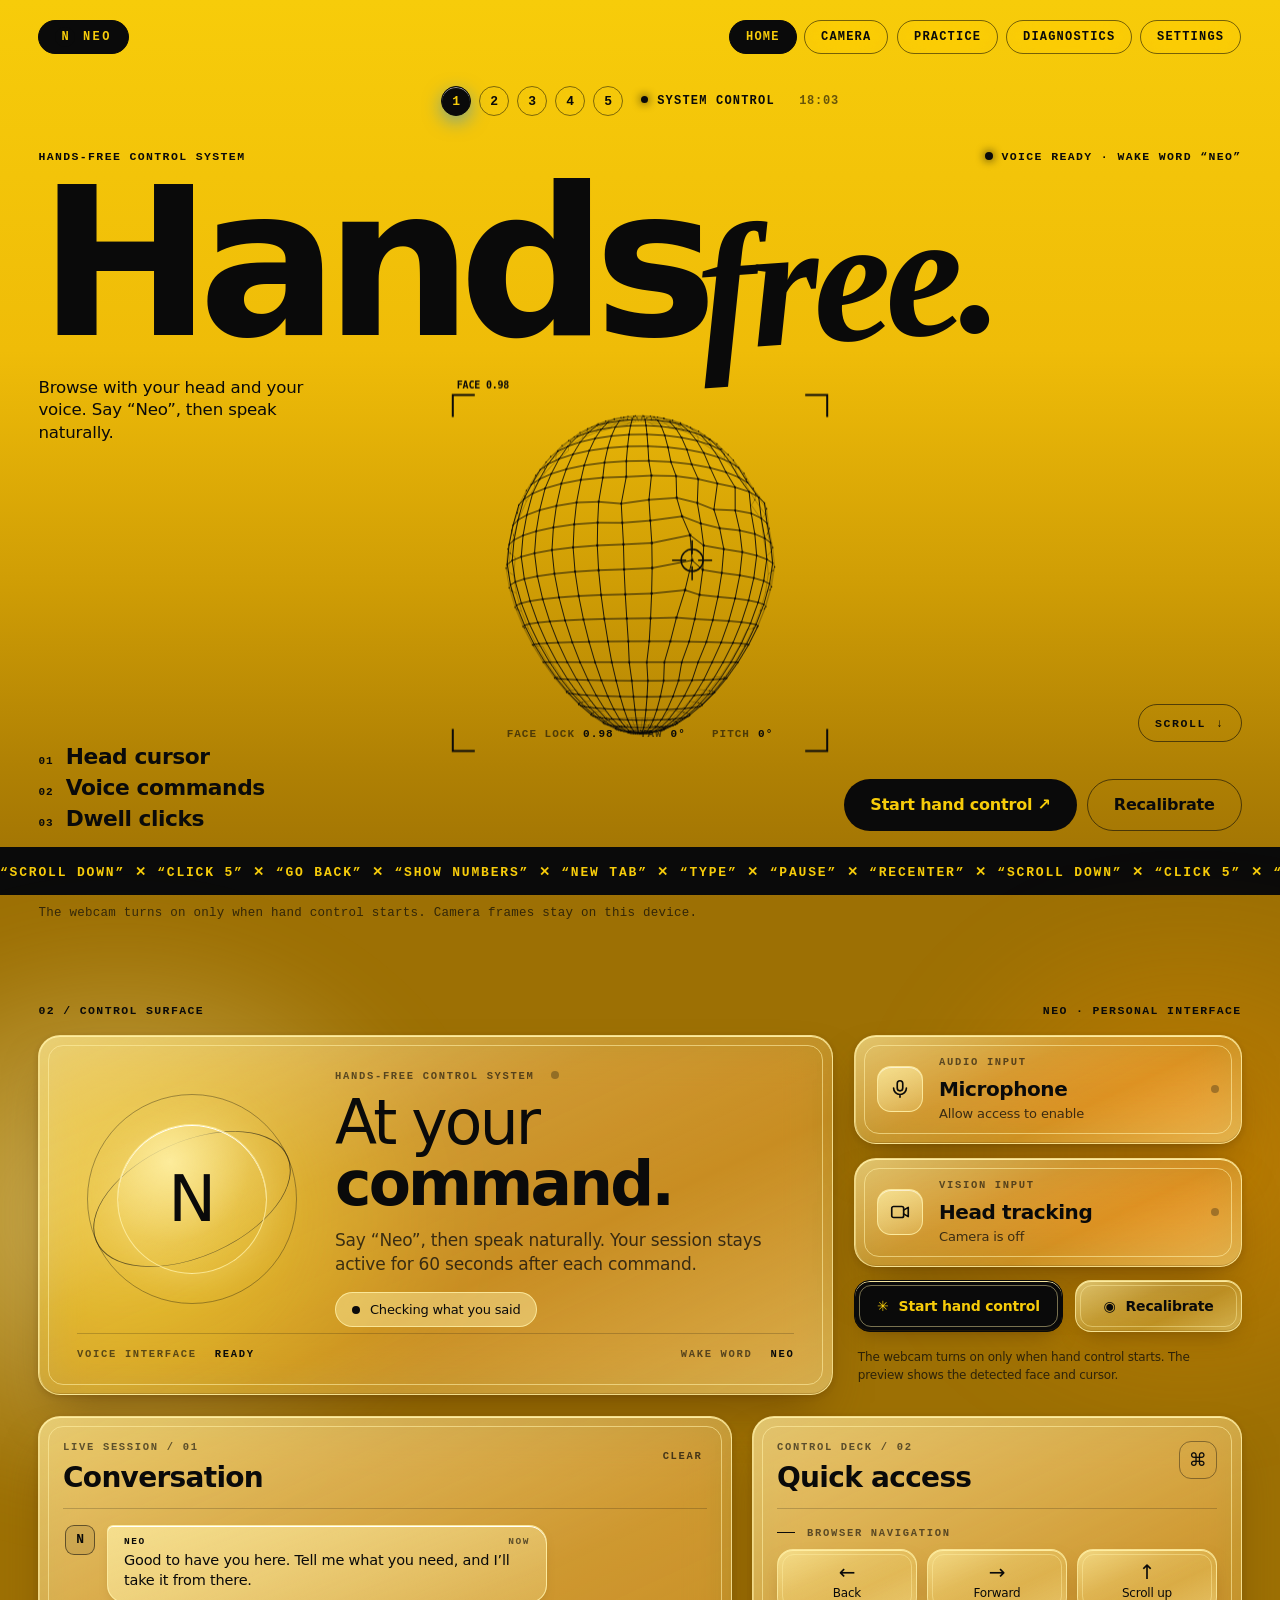
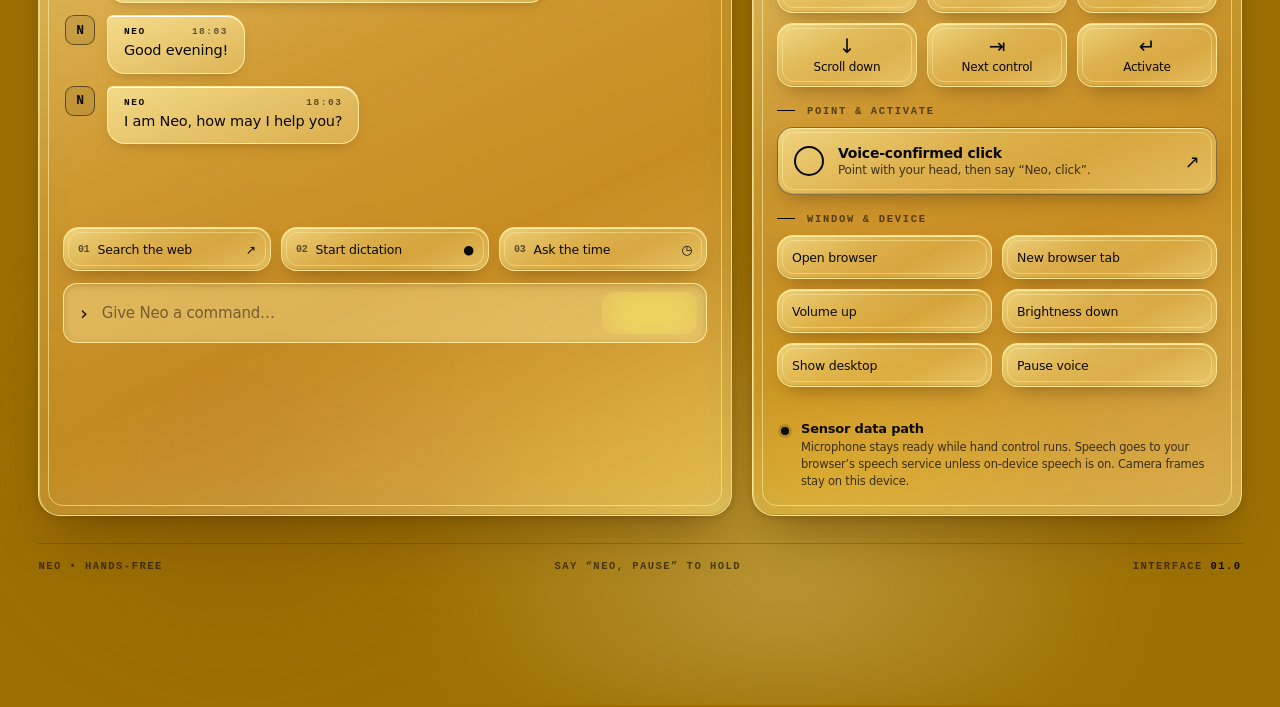
<file: extra-features/handsfree-static/app.html>
<!doctype html>
<html lang="en">
<head>
<meta charset="utf-8">
<meta name="viewport" content="width=device-width,initial-scale=1">
<title>Handsfree setup</title>
<link rel="stylesheet" href="app.css">
<link rel="stylesheet" href="sections.css">
<link rel="stylesheet" href="yellow.css">
<link rel="stylesheet" href="static.css">
</head>
<body>
<canvas id="ink" aria-hidden="true"></canvas>
<canvas id="ink2" aria-hidden="true"></canvas>
<svg width="0" height="0" style="position:absolute" aria-hidden="true"><filter id="goo"><feGaussianBlur stdDeviation="9"/><feColorMatrix values="1 0 0 0 0  0 1 0 0 0  0 0 1 0 0  0 0 0 24 -11"/></filter></svg>
<div class="app-shell">
  <header class="topbar">
    <button type="button" class="nav-item brandpill" data-jump="welcome" aria-label="Home"><span>N</span>NEO</button>
    <nav class="pills" aria-label="Primary navigation">
      <button type="button" class="nav-item active" data-jump="welcome">Home</button>
      <button type="button" class="nav-item" data-jump="check">Camera</button>
      <button type="button" class="nav-item" data-jump="practice">Practice</button>
      <button type="button" class="nav-item" data-jump="diagnostics">Diagnostics</button>
      <button type="button" class="nav-item" data-jump="settings">Settings</button>
    </nav>
  </header>
  <div class="center-panel">
    <header id="steps" aria-label="Setup progress"></header>
    <main>
<section data-view="welcome" class="poster">
  <div class="meta-row"><span>Hands-free control system</span><span class="live"><i></i>Voice ready &middot; wake word &ldquo;Neo&rdquo;</span></div>
  <h1 tabindex="-1" class="mega"><span>Hands</span><em>free.</em></h1>
  <p class="sub">Browse with your head and your voice. Say &ldquo;Neo&rdquo;, then speak naturally.</p>
  <div class="stage"><canvas id="head" aria-label="Head tracking preview that follows your cursor"></canvas>
    <a class="cue" id="cue" href="#neo">Scroll <i aria-hidden="true">&darr;</i></a>
    <dl class="readout"><div><dt>Face lock</dt><dd>0.98</dd></div><div><dt>Yaw</dt><dd id="rYaw">0&deg;</dd></div><div><dt>Pitch</dt><dd id="rPitch">0&deg;</dd></div></dl></div>
  <div class="poster-foot">
    <ol class="three"><li><b>01</b>Head cursor</li><li><b>02</b>Voice commands</li><li><b>03</b>Dwell clicks</li></ol>
    <div class="actions"><button id="start">Start hand control <span aria-hidden="true">&nearr;</span></button><button class="alt" id="toDiag">Recalibrate</button></div>
  </div>
  <div class="marquee" aria-hidden="true"><div>&ldquo;scroll down&rdquo; &#10005; &ldquo;click 5&rdquo; &#10005; &ldquo;go back&rdquo; &#10005; &ldquo;show numbers&rdquo; &#10005; &ldquo;new tab&rdquo; &#10005; &ldquo;type&rdquo; &#10005; &ldquo;pause&rdquo; &#10005; &ldquo;recenter&rdquo; &#10005; &ldquo;scroll down&rdquo; &#10005; &ldquo;click 5&rdquo; &#10005; &ldquo;go back&rdquo; &#10005; &ldquo;show numbers&rdquo; &#10005; &ldquo;new tab&rdquo; &#10005; &ldquo;type&rdquo; &#10005; &ldquo;pause&rdquo; &#10005; &ldquo;recenter&rdquo; &#10005; </div></div>
  <p class="microcopy">The webcam turns on only when hand control starts. Camera frames stay on this device.</p>
<div id="neo" class="neo">
  <div class="nh rv"><span>02 / Control surface</span><span>Neo &middot; personal interface</span></div>
  <div class="ngrid">
    <article class="gx g-cmd rv">
      <div class="orbx" aria-hidden="true"><i class="r1"></i><i class="r2"></i><i class="r3"></i><b>N</b></div>
      <div class="cmd-txt">
        <p class="lbl">Hands-free control system <span class="led"></span></p>
        <h2 class="big">At your <em>command.</em></h2>
        <p class="body">Say &ldquo;Neo&rdquo;, then speak naturally. Your session stays active for 60 seconds after each command.</p>
        <span class="pill"><i></i><span id="xHeard">Checking what you said</span></span>
        <p class="rev">Wake word first, then any command: &ldquo;scroll down&rdquo;, &ldquo;show numbers&rdquo;, &ldquo;go back&rdquo;.</p>
      </div>
      <div class="cmd-foot"><span>Voice interface <b>Ready</b></span><span>Wake word <b>Neo</b></span></div>
    </article>
    <div class="g-side">
      <article class="gx dev rv" style="--d:.08s">
        <div class="ico"><svg viewBox="0 0 24 24" aria-hidden="true"><rect x="9" y="3" width="6" height="11" rx="3"/><path d="M5 11a7 7 0 0 0 14 0M12 18v3"/></svg></div>
        <div class="dtx"><p class="lbl">Audio input</p><h3>Microphone</h3><p class="sub" id="xMic">Active &middot; processing command</p><p class="rev">Speech is recognised in your browser.</p></div>
        <span class="led on" id="xMicLed"></span>
      </article>
      <article class="gx dev rv" style="--d:.16s">
        <div class="ico"><svg viewBox="0 0 24 24" aria-hidden="true"><rect x="3" y="6" width="13" height="12" rx="2"/><path d="M16 10l5-3v10l-5-3"/></svg></div>
        <div class="dtx"><p class="lbl">Vision input</p><h3>Head tracking</h3><p class="sub" id="xCam">Camera is off</p><p class="rev">Frames never leave this device.</p></div>
        <span class="led" id="xCamLed"></span>
      </article>
      <div class="xbtns rv" style="--d:.24s">
        <button type="button" class="gx sm xb pri" id="xStart"><span aria-hidden="true">&#10035;</span> Start hand control</button>
        <button type="button" class="gx sm xb" id="xRecal"><span aria-hidden="true">&#9673;</span> Recalibrate</button>
      </div>
      <p class="fine rv" style="--d:.3s">The webcam turns on only when hand control starts. The preview shows the detected face and cursor.</p>
    </div>

    <article class="gx g-chat rv">
      <div class="chead"><div><p class="lbl">Live session / 01</p><h2>Conversation</h2></div><button type="button" class="lnk" id="xClear">Clear</button></div>
      <div class="clog" id="xLog" aria-live="polite"></div>
      <div class="chips">
        <button type="button" class="gx sm chip" data-chip="search"><i>01</i> Search the web <span>&nearr;</span></button>
        <button type="button" class="gx sm chip" data-chip="dict"><i>02</i> Start dictation <span>&#9679;</span></button>
        <button type="button" class="gx sm chip" data-chip="time"><i>03</i> Ask the time <span>&#9719;</span></button>
      </div>
      <div class="cin"><span aria-hidden="true">&rsaquo;</span><input id="xIn" type="text" autocomplete="off" placeholder="Give Neo a command&hellip;" aria-label="Command"><button type="button" class="xb send" id="xSend">Send <span aria-hidden="true">&nearr;</span></button></div>
    </article>

    <article class="gx g-deck rv" style="--d:.1s">
      <div class="chead"><div><p class="lbl">Control deck / 02</p><h2>Quick access</h2></div><span class="cmdk" aria-hidden="true">&#8984;</span></div>
      <p class="grp">Browser navigation</p>
      <div class="tg3">
        <button type="button" class="gx sm xt" data-act="back"><b>&larr;</b>Back</button>
        <button type="button" class="gx sm xt" data-act="fwd"><b>&rarr;</b>Forward</button>
        <button type="button" class="gx sm xt" data-act="up"><b>&uarr;</b>Scroll up</button>
        <button type="button" class="gx sm xt" data-act="down"><b>&darr;</b>Scroll down</button>
        <button type="button" class="gx sm xt" data-act="next"><b>&rarrb;</b>Next control</button>
        <button type="button" class="gx sm xt" data-act="act"><b>&crarr;</b>Activate</button>
      </div>
      <p class="grp">Point &amp; activate</p>
      <button type="button" class="gx sm xt wide" data-act="click"><span class="ring"></span><span><strong>Voice-confirmed click</strong><small>Point with your head, then say &ldquo;Neo, click&rdquo;.</small></span><em>&nearr;</em></button>
      <p class="grp">Window &amp; device</p>
      <div class="tg2">
        <button type="button" class="gx sm xt tx" data-act="open">Open browser</button>
        <button type="button" class="gx sm xt tx" data-act="newtab">New browser tab</button>
        <button type="button" class="gx sm xt tx" data-act="vol">Volume up</button>
        <button type="button" class="gx sm xt tx" data-act="bri">Brightness down</button>
        <button type="button" class="gx sm xt tx" data-act="desk">Show desktop</button>
        <button type="button" class="gx sm xt tx" data-act="pause">Pause voice</button>
      </div>
      <div class="snote"><span class="led on"></span><div><strong>Sensor data path</strong><p>Microphone stays ready while hand control runs. Speech goes to your browser&rsquo;s speech service unless on-device speech is on. Camera frames stay on this device.</p></div></div>
    </article>
  </div>
  <footer class="nfoot rv"><span>Neo &bull; Hands-free</span><span>Say &ldquo;Neo, pause&rdquo; to hold</span><span>Interface <b>01.0</b></span></footer>
</div>
<div id="xtoast" class="xtoast" role="status" aria-live="polite"></div>
</section>
<section data-view="permissions" hidden>
  <h1 tabindex="-1">Let us use your camera and microphone</h1>
  <div class="row">
    <div class="card"><h2>Camera</h2><p>Tracks your head. Video stays in memory on this device. Never saved, never sent.</p><p class="msg" id="camStatus" aria-live="polite"></p></div>
    <div class="card"><h2>Microphone</h2><p>Hears your commands.</p><div id="speechTag" class="tag">Checking speech mode</div><p class="note" id="speechNote"></p><button class="alt" id="speechInstall" hidden>Download on-device speech</button><p class="msg" id="micStatus" aria-live="polite"></p></div>
  </div>
  <p class="msg err" id="permError" hidden role="alert"></p>
  <div class="actions"><button id="allow">Allow camera and mic</button><button class="alt" id="permNext" hidden>Continue</button></div>
</section>

<section data-view="check" hidden>
  <h1 tabindex="-1">Can we see you?</h1>
  <div class="row">
    <div class="vwrap"><video id="preview" muted playsinline aria-label="Your camera preview"></video><canvas id="overlay" width="300" height="225"></canvas></div>
    <div class="card" id="checks">
      <div class="check bad" data-row="face"><div class="sw"></div><div><div class="t"></div><div class="d"></div></div></div>
      <div class="check bad" data-row="light"><div class="sw"></div><div><div class="t"></div><div class="d"></div></div></div>
      <div class="check bad" data-row="dist"><div class="sw"></div><div><div class="t"></div><div class="d"></div></div></div>
    </div>
  </div>
  <div id="modelBox" hidden>
    <div class="meter"><i id="modelBar"></i></div>
    <p class="msg" id="modelStatus" aria-live="polite"></p>
    <div class="actions"><button id="modelRetry" class="alt" hidden>Try again</button><label class="filebtn" id="modelFileLbl" hidden>Choose model file<input type="file" id="modelFile" accept=".task" hidden></label></div>
  </div>
  <div class="actions"><button id="checkNext" disabled>Continue</button><button class="alt" id="checkDiag">Full camera test</button></div>
</section>

<section data-view="practice" hidden>
  <h1 tabindex="-1">Try it out</h1>
  <p class="lead">Move your head to steer. Hold still on a button to click it.</p>
  <div class="targets" id="targets"></div>
  <div class="card">
    <h2>Microphone test</h2>
    <div class="meter" id="meter" aria-label="Microphone level"><i></i></div>
    <p class="note" style="margin-top:10px" id="heard">Press the button and say "scroll down".</p>
    <button class="alt" id="micTest">Test microphone</button>
  </div>
  <div class="actions"><button id="practiceDone" disabled>Finish setup</button><button class="alt" id="redo">Redo calibration</button><span id="hitcount">0 of 3 buttons clicked</span></div>
</section>

<section data-view="done" hidden>
  <h1 tabindex="-1">You are set up</h1>
  <p class="lead">Open any website. A small status tile appears at the bottom left of the page.</p>
  <div class="actions"><button id="openSite">Open a website</button><button class="alt" id="toSettings">Settings</button><button class="alt" id="doneDiag">Camera and voice test</button></div>
</section>

<section data-view="settings" hidden>
  <h1 tabindex="-1">Settings</h1>
  <div class="card" id="settingsList"></div>
  <div class="actions"><button id="setRedo">Redo calibration</button><button class="alt" id="setDiag">Camera and voice test</button><button class="alt" id="setBack">Back to setup</button></div>
</section>

<section data-view="diagnostics" hidden>
  <h1 tabindex="-1">Camera and voice test</h1>
  <p class="lead">Check everything works before you rely on it.</p>
  <div class="card">
    <h2>Camera and face detection</h2>
    <div class="row">
      <div class="vwrap"><video id="dpreview" muted playsinline aria-label="Camera preview"></video><canvas id="doverlay" width="300" height="225"></canvas></div>
      <dl class="stats" id="dstats"><dt>Face</dt><dd id="sFace">-</dd><dt>Frames per second</dt><dd id="sFps">-</dd><dt>Detection time</dt><dd id="sInf">-</dd><dt>Brightness</dt><dd id="sLuma">-</dd><dt>Auto boost</dt><dd id="sGain">-</dd></dl>
    </div>
    <p class="msg" id="dModel" aria-live="polite"></p>
    <div class="actions"><button id="lightTest">Run light test</button><span class="note">Keep your face in view. About 15 seconds.</span></div>
    <table id="lightResults" hidden><thead><tr><th>Condition</th><th>Face found</th><th>Boost</th><th>Result</th></tr></thead><tbody></tbody></table>
  </div>
  <div class="card">
    <h2>Microphone and voice commands</h2>
    <div id="dSpeechTag" class="tag">Checking</div>
    <div class="meter" aria-label="Microphone level"><i id="dmeter"></i></div>
    <div class="actions"><button class="alt" id="noiseTest">Measure room noise</button><span id="noiseOut" class="note"></span></div>
    <div class="actions"><button id="voiceTest">Start voice test</button><button class="alt" id="voiceSkip" hidden>Skip this one</button></div>
    <ol id="voiceSteps"></ol>
    <p class="msg" id="voiceLive" aria-live="polite"></p>
  </div>
  <p class="msg" id="summary" aria-live="polite"></p>
  <div class="actions"><button class="alt" id="diagBack">Back</button></div>
</section>
      </main>
  </div>
</div>

<div id="calview" hidden>
  <div class="ttl" id="calttl">Gently turn your head toward the dot. Go only as far as is comfortable.</div>
  <div id="caldots"></div>
  <div id="calmsg" class="msg" aria-live="polite"></div>
  <div id="calcount">1<span> / 5</span></div>
  <div id="calbtns"><button id="calskip" class="alt" hidden>Skip this dot</button><button id="calquick" class="alt">Quick setup (center only)</button><button id="calcancel" class="alt">Cancel</button></div>
</div>
<div id="cursor" aria-hidden="true"></div>
<script src="grammar.js"></script>
<script src="fx.js"></script>
<script src="sections.js"></script>
<script type="module" src="app.js"></script>
</body>
</html>
</file>
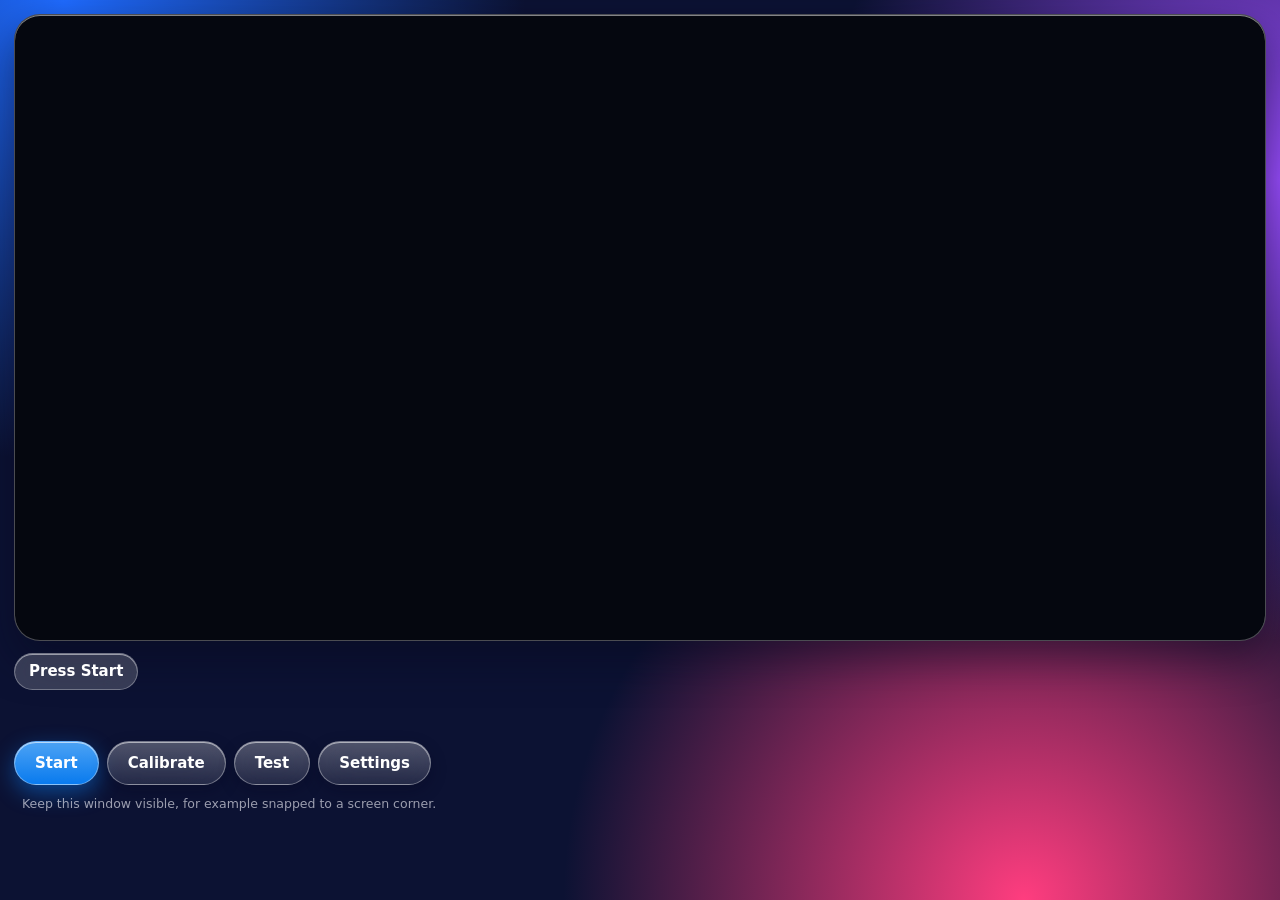
<file: extra-features/handsfree-static/tracker.html>
<!doctype html>
<html lang="en"><head><meta charset="utf-8"><title>Handsfree Tracker</title>
<style>
  *{box-sizing:border-box}
  body{margin:0;padding:14px;min-height:100vh;color:#fff;font:500 15px/1.4 -apple-system,BlinkMacSystemFont,'SF Pro Text','Segoe UI Variable Text','Segoe UI',system-ui,sans-serif;-webkit-font-smoothing:antialiased;
    background:radial-gradient(60vmax 60vmax at 5% 0%,#1f6bff,transparent 60%),radial-gradient(60vmax 60vmax at 100% 20%,#9b4dff,transparent 60%),radial-gradient(60vmax 60vmax at 80% 100%,#ff3d7f,transparent 60%),#0c1233}
  video{width:100%;display:block;transform:scaleX(-1);background:#05070f;border-radius:26px;border:1px solid rgba(255,255,255,.28);box-shadow:0 18px 40px rgba(5,8,30,.5),inset 0 1px 0 rgba(255,255,255,.5)}
  #status{margin:12px 0 4px;padding:7px 14px;border-radius:999px;font-size:15px;font-weight:600;min-height:1.6em;width:max-content;max-width:100%;background:rgba(255,255,255,.18);border:1px solid rgba(255,255,255,.3);-webkit-backdrop-filter:blur(20px);backdrop-filter:blur(20px);box-shadow:inset 0 1px 0 rgba(255,255,255,.5)}
  #note,#heard{margin:4px 8px;font-size:13px;min-height:1.2em;color:rgba(235,235,245,.7)}
  button{min-height:44px;padding:0 20px;margin:8px 8px 0 0;color:#fff;font:600 15px -apple-system,BlinkMacSystemFont,'SF Pro Text','Segoe UI',system-ui,sans-serif;border:1px solid rgba(255,255,255,.35);border-radius:999px;cursor:pointer;
    background:linear-gradient(180deg,rgba(80,170,255,.95),rgba(10,132,255,.92));box-shadow:inset 0 1px 0 rgba(255,255,255,.6),0 8px 22px rgba(10,132,255,.45);transition:transform .18s cubic-bezier(.3,1.4,.5,1)}
  button:active:not(:disabled){transform:scale(.96)}
  button:disabled{opacity:.4;cursor:not-allowed}
  button.alt{background:linear-gradient(180deg,rgba(255,255,255,.28),rgba(255,255,255,.10));-webkit-backdrop-filter:blur(20px);backdrop-filter:blur(20px);box-shadow:inset 0 1px 0 rgba(255,255,255,.55),0 6px 16px rgba(5,8,30,.3)}
  :focus-visible{outline:3px solid #64d2ff;outline-offset:2px}
  p{font-weight:400;margin:10px 8px 0;font-size:12.5px;color:rgba(235,235,245,.65)}
</style></head>
<body>
  <video id="video" muted playsinline aria-label="Camera preview"></video>
  <div id="status" aria-live="polite">Press Start</div>
  <div id="note" aria-live="polite"></div>
  <div id="heard" aria-live="polite"></div>
  <button id="start">Start</button><button class="alt" id="cal">Calibrate</button><button class="alt" id="test">Test</button><button class="alt" id="setup">Settings</button>
  <p>Keep this window visible, for example snapped to a screen corner.</p>
  <script type="module" src="tracker.js"></script>
</body></html>
</file>
<file: extra-features/handsfree-static/app.css>
/* Handsfree / Neo - iOS Liquid Glass */
:root{
  --blue:#0a84ff; --green:#30d158; --orange:#ff9f0a; --red:#ff453a; --pink:#ff375f; --purple:#bf5af2; --teal:#64d2ff; --yellow:#ffd60a;
  --label:#fff;
  --label2:rgba(235,235,245,.68);
  --label3:rgba(235,235,245,.42);
  --sep:rgba(255,255,255,.14);
  --glass:linear-gradient(160deg,rgba(255,255,255,.20),rgba(255,255,255,.07));
  --glass-cell:rgba(255,255,255,.10);
  --edge:inset 0 1px 0 rgba(255,255,255,.55),inset 0 -1px 0 rgba(255,255,255,.10),inset 1px 0 0 rgba(255,255,255,.18),inset -1px 0 0 rgba(255,255,255,.08);
  --blur:blur(34px) saturate(190%);
  --sheen:linear-gradient(135deg,rgba(255,255,255,.34),rgba(255,255,255,0) 30%,rgba(255,255,255,0) 68%,rgba(255,255,255,.14));
  --shadow:0 18px 50px rgba(5,8,30,.45),0 2px 8px rgba(5,8,30,.25);
  --f:-apple-system,BlinkMacSystemFont,'SF Pro Display','SF Pro Text','Segoe UI Variable Display','Segoe UI',system-ui,sans-serif;
  --ink:var(--label); --muted:var(--label2); --dim:var(--label3);
}
*{box-sizing:border-box;-webkit-tap-highlight-color:transparent}
[hidden]{display:none!important}
html{min-height:100%;background:#0b1030}
body{
  margin:0;min-height:100vh;color:var(--label);font:400 17px/1.4 var(--f);letter-spacing:-.011em;overflow-x:hidden;
  -webkit-font-smoothing:antialiased;
  background:
    radial-gradient(60vmax 60vmax at 12% 8%,#1f6bff 0%,transparent 60%),
    radial-gradient(55vmax 55vmax at 92% 14%,#9b4dff 0%,transparent 58%),
    radial-gradient(60vmax 60vmax at 80% 100%,#ff3d7f 0%,transparent 58%),
    radial-gradient(50vmax 50vmax at 5% 95%,#18c6c6 0%,transparent 58%),
    #0c1233;
  background-attachment:fixed;
}
body[data-screen=calibrate]{background:#05060f}
body[data-screen=calibrate] .app-shell{display:none}
button,input{font:inherit;letter-spacing:inherit}
:focus-visible{outline:3px solid rgba(100,210,255,.95);outline-offset:3px}

/* drifting light blobs so the glass has something to refract */
.ambient{position:fixed;inset:-15%;pointer-events:none;filter:blur(30px);opacity:.9;
  background:
    radial-gradient(28vmax 28vmax at 30% 35%,rgba(100,210,255,.55),transparent 65%),
    radial-gradient(26vmax 26vmax at 72% 62%,rgba(255,120,200,.45),transparent 65%),
    radial-gradient(22vmax 22vmax at 55% 20%,rgba(255,200,90,.28),transparent 65%);
  animation:drift 26s ease-in-out infinite alternate}
@keyframes drift{to{transform:translate3d(6%,-5%,0) scale(1.12) rotate(8deg)}}

/* ---------- glass surfaces ---------- */
.side-panel,.neo-hero,.neo-inputs,.conversation-panel,.control-deck,.card,.vwrap,.confirm-card,.sensor-note{
  position:relative;border:1px solid rgba(255,255,255,.22);
  background:var(--glass);
  -webkit-backdrop-filter:var(--blur);backdrop-filter:var(--blur);
  box-shadow:var(--shadow),var(--edge);
}
.side-panel::before,.neo-hero::before,.neo-inputs::before,.conversation-panel::before,.control-deck::before,.card::before,.vwrap::before,.confirm-card::before,.sensor-note::before{
  content:"";position:absolute;inset:0;border-radius:inherit;pointer-events:none;z-index:0;background:var(--sheen);
}
.neo-hero>:not(.orb),.neo-inputs>*,.conversation-panel>*,.control-deck>*,.card>*,.confirm-card>*,.sensor-note>*{position:relative;z-index:1}

/* ---------- buttons ---------- */
button{
  position:relative;min-height:46px;padding:0 22px;border:1px solid rgba(255,255,255,.26);border-radius:999px;
  color:var(--label);font-weight:600;cursor:pointer;
  background:linear-gradient(180deg,rgba(255,255,255,.26),rgba(255,255,255,.10));
  -webkit-backdrop-filter:blur(20px) saturate(180%);backdrop-filter:blur(20px) saturate(180%);
  box-shadow:var(--edge),0 6px 18px rgba(5,8,30,.28);
  transition:transform .18s cubic-bezier(.3,1.4,.5,1),background .18s,box-shadow .18s;
}
button:hover:not(:disabled){background:linear-gradient(180deg,rgba(255,255,255,.34),rgba(255,255,255,.14))}
button:active:not(:disabled){transform:scale(.96)}
button:disabled{opacity:.4;cursor:not-allowed}
/* filled / tinted primary */
.actions>button:not(.alt),.target,.command-line button{
  border-color:rgba(255,255,255,.35);color:#fff;
  background:linear-gradient(180deg,rgba(80,170,255,.95),rgba(10,132,255,.92));
  box-shadow:inset 0 1px 0 rgba(255,255,255,.6),inset 0 -1px 0 rgba(0,0,0,.12),0 10px 26px rgba(10,132,255,.5);
}
.actions>button:not(.alt):hover:not(:disabled),.target:hover,.command-line button:hover{background:linear-gradient(180deg,rgba(105,185,255,1),rgba(30,145,255,.96))}
#start{background:linear-gradient(110deg,#0a84ff,#6e5cff 55%,#bf5af2);box-shadow:inset 0 1px 0 rgba(255,255,255,.6),0 12px 30px rgba(110,92,255,.55)}
.filebtn{display:inline-flex;align-items:center;min-height:46px;padding:0 22px;border-radius:999px;border:1px solid rgba(255,255,255,.26);background:linear-gradient(180deg,rgba(255,255,255,.26),rgba(255,255,255,.10));box-shadow:var(--edge);cursor:pointer;font-weight:600}

/* ---------- shell ---------- */
.app-shell{position:relative;z-index:1;display:block;min-height:100vh;padding:22px clamp(14px,5vw,64px) 56px}
.quick-rail,.right-panel,.watching{display:none}
.glass-stage{width:min(1168px,100%);margin:0 auto;display:block}
.center-panel{display:block;min-width:0}

/* top bar (desktop) / tab bar (phone) */
.side-panel{display:flex;align-items:center;gap:4px;height:70px;margin-bottom:20px;padding:0 10px 0 16px;border-radius:999px;overflow-x:auto;scrollbar-width:none}
.side-panel::-webkit-scrollbar{display:none}
.brand{display:grid;grid-template-columns:40px auto;gap:0 12px;align-items:center;flex:none;margin:0 clamp(12px,5vw,70px) 0 0;color:#fff;font:700 17px/1 var(--f);letter-spacing:.14em}
.brand span{grid-row:1/3;width:40px;height:40px;display:grid;place-items:center;border-radius:12px;font:700 22px var(--f);letter-spacing:0;color:#fff;background:linear-gradient(145deg,#64d2ff,#0a84ff 55%,#6e5cff);box-shadow:inset 0 1px 0 rgba(255,255,255,.6),0 6px 16px rgba(10,132,255,.5)}
.brand small{grid-column:2;margin-top:5px;color:var(--label3);font:600 9px/1 var(--f);letter-spacing:.3em;text-transform:uppercase;white-space:nowrap}
.side-panel .nav-item{flex:none;display:flex;align-items:center;justify-content:center;gap:8px;width:auto;min-height:44px;margin:0;padding:0 18px;border:1px solid transparent;border-radius:999px;background:transparent;box-shadow:none;-webkit-backdrop-filter:none;backdrop-filter:none;color:var(--label2);font-weight:600;white-space:nowrap}
.side-panel .nav-item span{display:none}
.side-panel .nav-item:hover:not(:disabled){background:rgba(255,255,255,.10);color:#fff}
.side-panel .nav-item.active{color:#fff;border-color:rgba(255,255,255,.38);background:linear-gradient(180deg,rgba(255,255,255,.34),rgba(255,255,255,.14));box-shadow:var(--edge),0 4px 14px rgba(5,8,30,.3)}
.side-panel .nav-item:last-child{margin-left:auto}

/* progress pills */
header{display:flex;align-items:center;justify-content:center;flex-wrap:wrap;gap:8px;min-height:0;padding:2px 0 20px}
.sq{width:44px;height:32px;display:grid;place-items:center;border-radius:999px;color:var(--label2);font:600 13px var(--f);background:rgba(255,255,255,.10);border:1px solid rgba(255,255,255,.18);-webkit-backdrop-filter:blur(14px);backdrop-filter:blur(14px)}
.sq.on{color:#fff;border-color:rgba(255,255,255,.4);background:linear-gradient(180deg,rgba(80,170,255,.95),rgba(10,132,255,.9));box-shadow:inset 0 1px 0 rgba(255,255,255,.6),0 6px 18px rgba(10,132,255,.5)}
.sq.done{color:#fff;background:rgba(48,209,88,.35);border-color:rgba(48,209,88,.6)}
.sqlabel{margin-left:14px;color:var(--label2);font:600 12px var(--f);letter-spacing:.14em;text-transform:uppercase}
.sqlabel::before{content:"";display:inline-block;width:7px;height:7px;margin-right:9px;border-radius:50%;background:var(--green);box-shadow:0 0 10px var(--green);vertical-align:1px}
.sqlabel span{margin-left:16px;color:#fff;letter-spacing:.06em}

main{padding:0;min-width:0}
section{display:flex;flex-direction:column;gap:18px}
h1{max-width:760px;margin:0;font:700 clamp(32px,5vw,44px)/1.08 var(--f);letter-spacing:-.025em;color:#fff}
h1:focus{outline:none}
.lead{margin:0;max-width:660px;color:var(--label2);font-size:18px}

/* ---------- welcome ---------- */
section[data-view=welcome]{display:grid;grid-template-columns:minmax(0,1fr) 290px 320px;gap:18px;align-items:start}
.neo-hero,.neo-inputs,.conversation-panel,.control-deck,.card{border-radius:34px}
.neo-hero{grid-column:1/-1;min-height:330px;padding:48px clamp(24px,6vw,86px);overflow:hidden;display:grid;gap:14px;align-content:center;
  background:
    radial-gradient(circle at 85% 20%,rgba(255,255,255,.22),transparent 40%),
    linear-gradient(135deg,rgba(255,255,255,.22),rgba(255,255,255,.07))}
.kicker,.panel-head span,.input-card span,.control-deck h3{margin:0 0 12px;color:var(--label2);font:600 12px/1 var(--f);letter-spacing:.1em;text-transform:uppercase}
.kicker i{display:inline-block;width:7px;height:7px;margin-left:8px;border-radius:50%;background:var(--green);box-shadow:0 0 12px var(--green)}
.neo-hero h1{max-width:560px;font:700 clamp(48px,6vw,76px)/1 var(--f);letter-spacing:-.035em;margin-bottom:4px}
.neo-hero h1 strong{display:block;color:transparent;background:linear-gradient(100deg,#fff,#cfe6ff 45%,#ffd1f0);-webkit-background-clip:text;background-clip:text}
.neo-hero .lead{max-width:520px;font-size:18px;color:rgba(255,255,255,.82)}
.status-pill{width:max-content;max-width:100%;margin-top:6px;padding:10px 18px;border:1px solid rgba(255,255,255,.3);border-radius:999px;background:rgba(255,255,255,.16);-webkit-backdrop-filter:blur(16px);backdrop-filter:blur(16px);box-shadow:var(--edge);font-size:14px;font-weight:600}
.status-pill span{display:inline-block;width:8px;height:8px;margin-right:10px;border-radius:50%;background:var(--yellow);box-shadow:0 0 10px var(--yellow)}
.hero-meta{display:flex;flex-wrap:wrap;gap:6px 36px;margin-top:8px;color:var(--label3);font:600 11px var(--f);letter-spacing:.14em;text-transform:uppercase}
.hero-meta b{margin-left:8px;color:#fff}

/* glass sphere (Siri-style) */
.orb{position:absolute;right:clamp(24px,7vw,96px);top:50%;width:230px;height:230px;margin-top:-115px;display:grid;place-items:center;border-radius:50%;overflow:hidden;opacity:1;pointer-events:none;
  box-shadow:0 30px 60px rgba(5,8,30,.45),inset 0 2px 1px rgba(255,255,255,.7),inset 0 -10px 30px rgba(255,255,255,.18)}
.orb::before,.orb::after{content:"";position:absolute;border-radius:50%;transform:none;border:0}
.orb::before{inset:-20%;background:conic-gradient(from 0deg,#0a84ff,#bf5af2,#ff375f,#ff9f0a,#64d2ff,#0a84ff);filter:blur(22px);opacity:.95;animation:spin 14s linear infinite}
.orb::after{inset:0;z-index:1;background:radial-gradient(120% 90% at 30% 12%,rgba(255,255,255,.75),rgba(255,255,255,.12) 38%,rgba(255,255,255,0) 60%),radial-gradient(90% 60% at 70% 105%,rgba(255,255,255,.35),transparent 60%)}
.orb span{position:relative;z-index:2;display:grid;place-items:center;width:100px;height:100px;border:0;background:transparent;font:700 58px var(--f);color:#fff;text-shadow:0 2px 20px rgba(10,20,80,.45)}
@keyframes spin{to{transform:rotate(360deg)}}

.conversation-panel,.control-deck,.neo-inputs{padding:24px}
.conversation-panel{grid-column:1;grid-row:2;min-height:360px}
.neo-inputs{grid-column:2;grid-row:2;display:flex;flex-direction:column;gap:12px}
.control-deck{grid-column:3;grid-row:2}
.panel-head{display:flex;align-items:center;justify-content:space-between;margin-bottom:12px;padding-bottom:12px;border-bottom:1px solid var(--sep)}
.panel-head span{margin:0}
.panel-head button{min-height:34px;padding:0 16px;font-size:14px}
.conversation-panel h2,.control-deck h2{margin:0 0 14px;font:700 26px/1.1 var(--f);letter-spacing:-.02em;color:#fff}
.control-deck h3{margin:20px 0 10px}

/* list cells */
.input-card{position:relative;display:flex;gap:14px;align-items:center;min-height:84px;padding:14px 34px 14px 14px;border:1px solid rgba(255,255,255,.2);border-radius:24px;background:var(--glass-cell);box-shadow:var(--edge)}
.input-card.active{background:linear-gradient(135deg,rgba(48,209,88,.32),rgba(48,209,88,.10));border-color:rgba(48,209,88,.5)}
.input-card::after{content:"";position:absolute;right:16px;top:50%;width:9px;height:9px;margin-top:-4px;border-radius:50%;background:rgba(255,255,255,.3)}
.input-card.active::after{background:var(--green);box-shadow:0 0 12px var(--green)}
.input-card span{margin:0 0 3px;letter-spacing:.06em;font-size:11px}
.input-icon{width:48px;height:48px;display:grid;place-items:center;flex:none;border-radius:14px;color:#fff;font:700 11px var(--f);letter-spacing:.04em;background:linear-gradient(145deg,#ff9f0a,#ff453a);box-shadow:inset 0 1px 0 rgba(255,255,255,.55),0 6px 14px rgba(0,0,0,.25)}
.input-card.active .input-icon{background:linear-gradient(145deg,#6ee08a,#30d158)}
.input-card h2{margin:0;font:600 18px/1.2 var(--f);color:#fff}
.input-card p,.microcopy{margin:0;color:var(--label2);font-size:13px}
.neo-inputs .actions{display:grid;grid-template-columns:1fr;gap:10px;margin-top:4px}
.neo-inputs .actions button{width:100%;min-height:48px;padding:0 14px;font-size:16px;white-space:normal;line-height:1.15}
.neo-inputs .actions #start{min-height:52px;font-size:17px}
.microcopy{margin-top:4px}

.chat-log{display:grid;gap:12px;min-height:170px;margin-bottom:16px}
.chat-row{display:flex;gap:10px;align-items:flex-end}
.chat-row b{width:32px;height:32px;display:grid;place-items:center;flex:none;border-radius:50%;color:#fff;background:linear-gradient(145deg,#64d2ff,#0a84ff);box-shadow:inset 0 1px 0 rgba(255,255,255,.6)}
.chat-row p{max-width:470px;margin:0;padding:10px 16px;border:1px solid rgba(255,255,255,.2);border-radius:22px 22px 22px 6px;background:rgba(255,255,255,.16);box-shadow:var(--edge);color:#fff;font-size:16px}
.chat-row span{display:block;margin-bottom:2px;color:var(--label2);font:600 11px var(--f);letter-spacing:.06em;text-transform:uppercase}
.suggestions,.device-grid,.command-grid{display:grid;gap:8px}
.suggestions{grid-template-columns:repeat(3,1fr);margin-top:10px}
.device-grid{grid-template-columns:1fr 1fr}
.command-grid{grid-template-columns:repeat(3,1fr);margin:6px 0 4px}
.suggestions button,.device-grid button,.command-grid button{min-height:44px;padding:0 14px;font-size:14px;font-weight:600;text-align:left;box-shadow:var(--edge)}
.command-grid button{display:flex;flex-direction:column;align-items:center;justify-content:center;gap:3px;min-height:68px;padding:8px 4px;font-size:22px;text-align:center;border-radius:24px}
.command-grid span{display:block;margin:0;color:var(--label2);font-size:11.5px;font-weight:500}

/* glass text field */
.command-line{display:grid;grid-template-columns:22px 1fr auto;align-items:center;gap:8px;margin-top:12px;padding:6px 6px 6px 18px;border:1px solid rgba(255,255,255,.28);border-radius:999px;background:rgba(0,0,0,.18);-webkit-backdrop-filter:blur(20px);backdrop-filter:blur(20px);box-shadow:inset 0 2px 6px rgba(0,0,0,.28),0 1px 0 rgba(255,255,255,.2)}
.command-line span{color:var(--label2);font-size:22px;line-height:1}
.command-line input{min-width:0;border:0;outline:0;background:transparent;color:#fff;font-size:16px}
.command-line input::placeholder{color:var(--label3)}
.command-line button{min-height:38px;padding:0 20px;font-size:14px}
.command-line:focus-within{border-color:rgba(100,210,255,.9);box-shadow:inset 0 2px 6px rgba(0,0,0,.28),0 0 0 3px rgba(100,210,255,.35)}

.confirm-card,.sensor-note{display:flex;gap:12px;align-items:flex-start;margin:8px 0 4px;padding:14px;border-radius:22px;background:var(--glass-cell);box-shadow:var(--edge)}
.confirm-card b,.sensor-note b{color:var(--teal)}
.confirm-card p,.sensor-note p{margin:0;color:var(--label2);font-size:13px}
.confirm-card strong,.sensor-note strong{display:block;margin-bottom:2px;color:#fff;font-size:14px}
.sensor-note{margin-top:16px}

/* ---------- generic cards / setup views ---------- */
.row{display:flex;gap:18px;flex-wrap:wrap;align-items:stretch}
.card{flex:1;min-width:220px;padding:24px}
.card h2{margin:0 0 8px;font:700 22px/1.15 var(--f);letter-spacing:-.02em;color:#fff}
.card p{margin:0 0 8px;color:var(--label2);font-size:16px}
.actions{display:flex;gap:12px;flex-wrap:wrap;align-items:center}
.msg{min-height:1.4em;margin:0;color:#fff;font-size:15px;font-weight:500}
.err{border:1px solid rgba(255,69,58,.55);border-radius:18px;background:rgba(255,69,58,.22);padding:10px 14px;color:#fff}
.note{color:var(--label2);font-size:14px}
.tag{display:inline-block;width:max-content;margin:4px 0 8px;padding:6px 14px;border-radius:999px;border:1px solid rgba(48,209,88,.55);background:rgba(48,209,88,.25);color:#eafff0;font:600 13px var(--f)}
.tag.cloud{border-color:rgba(255,159,10,.6);background:rgba(255,159,10,.25);color:#fff3dc}

.check{display:flex;gap:14px;align-items:center;padding:12px 0;border-bottom:1px solid var(--sep)}
.check:last-child{border-bottom:0}
.sw{width:44px;height:44px;flex:none;border-radius:50%;display:flex;align-items:center;justify-content:center;background:rgba(255,255,255,.2);box-shadow:inset 0 1px 0 rgba(255,255,255,.55)}
.sw svg{stroke:#fff}
.ok .sw{background:linear-gradient(145deg,#6ee08a,#30d158)}
.warn .sw{background:linear-gradient(145deg,#ffc04d,#ff9f0a)}
.bad .sw{background:linear-gradient(145deg,#ff7a70,#ff453a)}
.check .t{font:600 17px var(--f);color:#fff}
.check .d{color:var(--label2);font-size:14px}

.vwrap{width:min(360px,100%);aspect-ratio:4/3;flex:none;border-radius:28px;overflow:hidden;background:#05070f}
.vwrap::before{z-index:2}
video{width:100%;height:100%;object-fit:cover;transform:scaleX(-1);background:#05070f}
.vwrap video,.vwrap canvas{position:absolute;inset:0;width:100%;height:100%;transform:scaleX(-1);border:0;object-fit:cover}

.targets{display:flex;gap:16px;flex-wrap:wrap}
.target{width:150px;min-height:96px;border-radius:30px;font-size:34px;font-weight:700}
.target.hit{background:linear-gradient(180deg,#6ee08a,#30d158)!important;box-shadow:inset 0 1px 0 rgba(255,255,255,.6),0 10px 28px rgba(48,209,88,.55)!important}

.meter{height:10px;border-radius:999px;background:rgba(0,0,0,.25);overflow:hidden;width:100%;box-shadow:inset 0 1px 3px rgba(0,0,0,.4),0 1px 0 rgba(255,255,255,.15)}
.meter i{display:block;height:100%;width:0;border-radius:inherit;background:linear-gradient(90deg,#64d2ff,#0a84ff 60%,#bf5af2);box-shadow:inset 0 1px 0 rgba(255,255,255,.5)}
#modelBox{display:flex;flex-direction:column;gap:12px}
#modelBar{background:linear-gradient(90deg,#64d2ff,#0a84ff)}

/* settings: inset grouped list */
.setting{display:flex;justify-content:space-between;align-items:center;gap:16px;flex-wrap:wrap;padding:16px 0;border-bottom:1px solid var(--sep)}
.setting:last-of-type{border-bottom:0}
.setting .lbl{font:600 18px var(--f);color:#fff}
.setting .sub{color:var(--label2);font-size:14px}
.stepper{display:flex;align-items:center;gap:6px;padding:4px;border-radius:999px;background:rgba(0,0,0,.2);box-shadow:inset 0 1px 3px rgba(0,0,0,.3)}
.stepper button{min-width:42px;width:42px;min-height:38px;padding:0;font-size:20px}
.val{min-width:86px;text-align:center;font:600 18px var(--f);font-variant-numeric:tabular-nums}
/* iOS switch (JS toggles aria-checked) */
#dwellToggle{width:64px;min-width:64px;height:38px;min-height:38px;padding:0;font-size:0;color:transparent;border:1px solid rgba(255,255,255,.2);background:rgba(120,120,128,.45);box-shadow:inset 0 2px 5px rgba(0,0,0,.3)}
#dwellToggle::after{content:"";position:absolute;top:3px;left:3px;width:30px;height:30px;border-radius:50%;background:#fff;box-shadow:0 3px 8px rgba(0,0,0,.35),inset 0 -1px 2px rgba(0,0,0,.1);transition:transform .25s cubic-bezier(.3,1.4,.5,1)}
#dwellToggle[aria-checked=true]{background:var(--green);border-color:rgba(255,255,255,.3)}
#dwellToggle[aria-checked=true]::after{transform:translateX(26px)}
#dwellToggle:hover:not(:disabled){background:rgba(120,120,128,.6)}
#dwellToggle[aria-checked=true]:hover:not(:disabled){background:#3bdc62}

.stats{display:grid;grid-template-columns:auto 1fr;gap:6px 18px;margin:0;align-content:start;font-size:15px}
.stats dt{font-weight:500;color:var(--label2)}
.stats dd{margin:0;font:600 15px var(--f);color:#fff}
table{border-collapse:separate;border-spacing:0;width:100%;margin-top:12px;font-size:14px;overflow:hidden;border:1px solid rgba(255,255,255,.18);border-radius:20px;background:rgba(255,255,255,.06)}
th,td{border-bottom:1px solid var(--sep);padding:10px 14px;text-align:left}
tr:last-child td{border-bottom:0}
th{background:rgba(255,255,255,.10);font-weight:600;color:var(--label2);font-size:12px;letter-spacing:.08em;text-transform:uppercase}
td.pass{color:#7dffa0;font-weight:600}
td.fail{color:#ff9d96;font-weight:600}
#voiceSteps{margin:8px 0;padding-left:28px;font-size:16px;color:var(--label2)}
#voiceSteps li{padding:4px 0}
#voiceSteps li.now{font-weight:600;color:#fff}
#voiceSteps li.pass{color:#7dffa0}
#voiceSteps li.skip{color:var(--label3);text-decoration:line-through}

/* ---------- cursors / calibration ---------- */
#cursor{position:fixed;left:0;top:0;width:34px;height:34px;margin:-17px 0 0 -17px;border:3px solid #fff;outline:2px solid rgba(5,8,30,.85);border-radius:50%;pointer-events:none;z-index:99;display:none;box-shadow:0 0 20px rgba(100,210,255,.7)}
#calview{position:fixed;inset:0;z-index:50;display:block;background:
  radial-gradient(50vmax 50vmax at 15% 10%,rgba(10,132,255,.35),transparent 60%),
  radial-gradient(50vmax 50vmax at 90% 95%,rgba(191,90,242,.35),transparent 60%),#05060f}
#calview .ttl{position:absolute;top:28px;left:50%;transform:translateX(-50%);width:max-content;max-width:min(760px,calc(100% - 32px));text-align:center;font:600 clamp(18px,2.4vw,24px)/1.3 var(--f);padding:14px 28px;border-radius:30px;border:1px solid rgba(255,255,255,.25);background:rgba(255,255,255,.12);-webkit-backdrop-filter:blur(24px);backdrop-filter:blur(24px);box-shadow:var(--edge)}
.dot{position:absolute;width:46px;height:46px;margin:-23px 0 0 -23px;border-radius:50%;border:1.5px solid rgba(255,255,255,.6);display:flex;align-items:center;justify-content:center;font:600 15px var(--f);color:#fff;background:rgba(255,255,255,.10)}
.dot.act{width:42px;height:42px;margin:-21px 0 0 -21px;background:#fff;border-color:transparent;color:transparent;box-shadow:0 0 0 8px rgba(10,132,255,.5),0 0 0 14px rgba(10,132,255,.22),0 0 50px 12px rgba(100,210,255,.55)}
.dot.fin{border-color:rgba(255,255,255,.15);color:var(--label3);background:transparent}
#calcount{position:absolute;left:36px;bottom:36px;font:700 56px/1 var(--f);color:#fff}
#calcount span{color:var(--label3)}
#calbtns{position:absolute;right:28px;bottom:28px;display:flex;gap:10px;flex-wrap:wrap;justify-content:flex-end;max-width:calc(100% - 220px)}
#calmsg{position:absolute;left:0;right:0;bottom:120px;text-align:center}

/* ---------- responsive ---------- */
@media (max-width:1080px){
  section[data-view=welcome]{grid-template-columns:1fr 1fr}
  .neo-hero,.conversation-panel{grid-column:1/-1}
  .conversation-panel{grid-row:auto}
  .neo-inputs{grid-column:1;grid-row:auto}
  .control-deck{grid-column:2;grid-row:auto}
  .orb{width:190px;height:190px;margin-top:-95px}
}
@media (max-width:780px){
  .app-shell{padding:14px 14px calc(110px + env(safe-area-inset-bottom))}
  /* floating iOS tab bar */
  .side-panel{position:fixed;z-index:20;left:14px;right:14px;bottom:calc(12px + env(safe-area-inset-bottom));height:72px;margin:0;padding:0 6px;justify-content:space-around;gap:0;overflow:visible;border-radius:36px}
  .brand{display:none}
  .side-panel .nav-item{flex:1;flex-direction:column;gap:2px;min-height:60px;padding:0 4px;font-size:11px;font-weight:600;border-radius:30px}
  .side-panel .nav-item span{display:block;width:auto;font-size:22px;line-height:1;color:inherit}
  .side-panel .nav-item:last-child{margin-left:0;padding:0 4px}
  header{justify-content:flex-start;padding:2px 0 14px}
  .sq{width:40px;height:30px}
  .sqlabel{width:100%;margin:2px 0 0}
  section[data-view=welcome]{grid-template-columns:1fr}
  .neo-hero,.neo-inputs,.conversation-panel,.control-deck{grid-column:1;grid-row:auto;min-width:0}
  .neo-hero{min-height:0;padding:30px 22px;border-radius:30px}
  .orb{top:16px;right:-34px;width:140px;height:140px;margin:0;opacity:.55}
  .orb span{font-size:34px;width:56px;height:56px}
  .neo-hero h1{font-size:44px}
  .conversation-panel,.control-deck,.neo-inputs{padding:20px;border-radius:30px}
  .row{display:block}
  .card{width:100%;min-width:0;margin-bottom:16px}
  .suggestions{grid-template-columns:1fr}
  .hero-meta{gap:6px 24px}
}
@media (max-width:520px){
  h1{font-size:32px}
  .neo-hero h1{font-size:40px}
  .neo-hero .lead{font-size:16px}
  .target{width:100%}
  .actions>button{width:100%}
}
@media (prefers-reduced-motion:reduce){*{animation:none!important;transition:none!important}}
@supports not ((backdrop-filter:blur(1px)) or (-webkit-backdrop-filter:blur(1px))){
  .side-panel,.neo-hero,.neo-inputs,.conversation-panel,.control-deck,.card{background:rgba(40,46,90,.85)}
}

/* legibility tint + spacing polish */
.side-panel,.neo-hero,.neo-inputs,.conversation-panel,.control-deck,.card{background-color:rgba(16,20,52,.34)}
.side-panel{background-color:rgba(16,20,52,.42)}
.neo-hero .lead{margin-top:8px}
.status-pill{margin-top:14px}
.side-panel .nav-item:last-child:not(.active){color:#fff;border-color:rgba(255,255,255,.4);background:linear-gradient(180deg,rgba(80,170,255,.95),rgba(10,132,255,.9));box-shadow:inset 0 1px 0 rgba(255,255,255,.6),0 6px 18px rgba(10,132,255,.45)}
.side-panel .nav-item:last-child.active{background:linear-gradient(180deg,rgba(105,185,255,1),rgba(30,145,255,.96))}
@media (max-width:780px){
  .side-panel{background-color:rgba(16,20,52,.55)}
  .side-panel .nav-item:last-child:not(.active){background:transparent;border-color:transparent;box-shadow:none;color:var(--label2)}
  .side-panel .nav-item:last-child.active{color:#fff;background:linear-gradient(180deg,rgba(255,255,255,.34),rgba(255,255,255,.14));border-color:rgba(255,255,255,.38)}
  .orb{display:none}
}

@media (max-width:600px){
  #calcount{left:20px;bottom:104px;font-size:40px}
  #calbtns{left:16px;right:16px;bottom:16px;max-width:none;justify-content:center}
  #calbtns button{flex:1 1 140px;padding:0 14px}
}

/* ======================= NOIR THEME: editorial, restrained ======================= */
:root{
  --bone:#efebe2; --acc:#8fd8ff; --ink:#f4f1ea;
  --blue:var(--bone); --teal:var(--bone); --purple:var(--bone); --pink:var(--bone); --orange:#e8c46a; --yellow:#e8c46a;
  --green:var(--acc); --red:#ff6b5e;
  --label:#f4f1ea; --label2:rgba(244,241,234,.74); --label3:rgba(244,241,234,.55);
  --muted:var(--label2); --dim:var(--label3); --sep:rgba(255,255,255,.10);
  --hair:rgba(255,255,255,.10); --panel:rgba(255,255,255,.035);
  --edge:none; --sheen:none; --shadow:none; --blur:blur(22px) saturate(110%);
  --f:'Segoe UI Variable Display','SF Pro Display',-apple-system,BlinkMacSystemFont,'Segoe UI',system-ui,sans-serif;
  --mono:ui-monospace,'SF Mono','Cascadia Mono',Menlo,Consolas,monospace;
}
html,body{background:#050505!important}
body{color:var(--ink);font-family:var(--f);letter-spacing:-.012em}
body[data-screen=calibrate]{background:#000!important}
.ambient{display:none!important}
#fx{position:fixed;inset:0;width:100%;height:100%;z-index:0;pointer-events:none}
.app-shell{position:relative;z-index:1}

/* surfaces: faint fill, hairline, light that follows the pointer */
body .side-panel,body .neo-hero,body .control-deck,body .conversation-panel,body .card,body .rail-card,
body .input-card,body .quick-rail,body .confirm-card,body .sensor-note{
  background:radial-gradient(380px circle at var(--sx,50%) var(--sy,0%),rgba(255,255,255,.075),transparent 62%),var(--panel)!important;
  border:1px solid var(--hair)!important;border-radius:16px!important;box-shadow:none!important;
  -webkit-backdrop-filter:var(--blur)!important;backdrop-filter:var(--blur)!important}
body .glass-stage{background:transparent!important;border:0!important;box-shadow:none!important;-webkit-backdrop-filter:none!important;backdrop-filter:none!important}
body .input-card.active,body .rail-card.feature-card{border-color:rgba(255,255,255,.22)!important}

/* type: confident, tight, fully legible */
h1{font-weight:500;letter-spacing:-.04em;line-height:1.02;color:var(--ink);-webkit-text-fill-color:currentColor;background:none;font-size:clamp(34px,4.4vw,64px)}
.neo-hero h1 strong{font-family:'Iowan Old Style','Palatino Linotype',Palatino,Georgia,serif;font-style:italic;font-weight:400;letter-spacing:-.02em;color:rgba(244,241,234,.66);-webkit-text-fill-color:currentColor;background:none}
h2{font-weight:600;letter-spacing:-.02em;color:var(--ink)}
h3{font-weight:500;color:var(--label2)}
p,.lead{color:var(--label2)}
.lead{font-size:18px;line-height:1.5}
.kicker,.eyebrow,.panel-head span,.input-card span,.brand small,.microcopy,dt,th,.hero-meta,.note,.msg{
  font-family:var(--mono);font-size:11.5px;letter-spacing:.09em;text-transform:uppercase;color:var(--label3)}
.msg,.note{text-transform:none;letter-spacing:.02em;font-size:13px;color:var(--label2)}
.hero-meta b{color:var(--ink);font-weight:600}
.kicker i,.status-pill span{background:var(--acc)!important;box-shadow:0 0 0 3px rgba(143,216,255,.18)!important}
.status-pill{background:rgba(255,255,255,.05)!important;border:1px solid var(--hair)!important;color:var(--ink)!important;border-radius:999px}
.brand span{background:var(--bone)!important;color:#0a0a0a!important;border-radius:8px!important}
.brand b{letter-spacing:.2em}

/* orb: dark sphere with a specular highlight that tracks the cursor */
.orb{background:radial-gradient(circle at calc(50% + var(--mx,0)*24%) calc(38% + var(--my,0)*24%),rgba(255,255,255,.55),rgba(255,255,255,.08) 28%,#0c0c0c 62%,#000)!important;
  border:1px solid rgba(255,255,255,.18)!important;box-shadow:0 30px 60px rgba(0,0,0,.6)!important;color:#fff!important;
  transform:perspective(600px) rotateX(calc(var(--my,0)*-10deg)) rotateY(calc(var(--mx,0)*12deg));transition:transform .15s linear}

/* navigation */
body .nav-item{background:transparent!important;border:0!important;box-shadow:none!important;border-radius:10px!important;color:var(--label2);font-weight:500}
body .nav-item:hover{background:rgba(255,255,255,.06)!important;color:var(--ink)}
body .nav-item.active{background:rgba(255,255,255,.09)!important;color:var(--ink)!important;box-shadow:inset 2px 0 0 var(--acc)!important}
body .quick-rail button{background:transparent!important;border:1px solid var(--hair)!important;border-radius:10px!important;color:var(--label2);box-shadow:none!important}
body .quick-rail button:hover{color:var(--ink);border-color:rgba(255,255,255,.3)!important}

/* buttons: bone fill primary, hairline secondary */
.actions button:not(.alt){background:var(--bone)!important;color:#0a0a0a!important;border:0!important;border-radius:999px!important;
  font-weight:600;box-shadow:none!important;transition:transform .25s cubic-bezier(.2,.8,.2,1),background .2s}
.actions button:not(.alt):hover:not(:disabled){background:#fff!important}
button:disabled{opacity:.35}
button.alt{background:transparent!important;color:var(--ink)!important;border:1px solid rgba(255,255,255,.22)!important;border-radius:999px!important;box-shadow:none!important;transition:transform .25s cubic-bezier(.2,.8,.2,1),border-color .2s}
button.alt:hover:not(:disabled){border-color:rgba(255,255,255,.55)!important}
.command-grid button,.device-grid button,.suggestions button,.command-line button{background:rgba(255,255,255,.04)!important;color:var(--ink)!important;border:1px solid var(--hair)!important;border-radius:12px!important;font-weight:500}
.command-grid button:hover,.device-grid button:hover,.suggestions button:hover{background:rgba(255,255,255,.09)!important;border-color:rgba(255,255,255,.28)!important}
.command-grid button span{color:var(--label2)}
input,.search-box{background:rgba(255,255,255,.04)!important;color:var(--ink)!important;border:1px solid var(--hair)!important;border-radius:12px!important}
input::placeholder{color:var(--label3)}
input:focus{border-color:rgba(255,255,255,.4)!important;outline:none}
:focus-visible{outline:2px solid var(--bone)!important;outline-offset:3px}

/* details */
.meter{background:rgba(255,255,255,.1)!important;border-radius:99px!important}
.meter i{background:var(--bone)!important}
.chat-row b{background:var(--bone)!important;color:#0a0a0a!important;border-radius:8px!important}
.tag{background:rgba(255,255,255,.06)!important;border:1px solid var(--hair)!important;color:var(--ink)!important}
.vwrap{border:1px solid var(--hair)!important;border-radius:16px!important;box-shadow:none!important}
#cursor{border-color:#fff!important;box-shadow:0 0 0 1px rgba(0,0,0,.6),0 6px 24px rgba(0,0,0,.5)!important;background-color:transparent!important}
@media (prefers-reduced-motion:reduce){.orb,button{transition:none!important}}

/* inner frame + tilt toward the pointer (the canyon-card idea) */
body .neo-hero,body .control-deck,body .conversation-panel,body .card,body .rail-card,body .input-card{
  outline:1px solid rgba(255,255,255,.06);outline-offset:-8px;
  transform:perspective(1100px) rotateX(var(--rx,0deg)) rotateY(var(--ry,0deg));transition:transform .45s cubic-bezier(.2,.8,.2,1);will-change:transform}
#fxcur{position:fixed;left:0;top:0;width:26px;height:26px;margin:-13px 0 0 -13px;border:1px solid rgba(255,255,255,.75);border-radius:50%;pointer-events:none;z-index:2147483000;
  transition:width .25s,height .25s,margin .25s,background .25s,border-color .25s,opacity .3s;opacity:0}
#fxcur.on{width:54px;height:54px;margin:-27px 0 0 -27px;background:rgba(255,255,255,.06);border-color:var(--acc)}
@media (prefers-reduced-motion:reduce){body .neo-hero,body .control-deck,body .conversation-panel,body .card,body .rail-card,body .input-card{transform:none!important}}

/* mute leftover colour from the original theme */
body .neo-hero .orb{background:radial-gradient(circle at calc(50% + var(--mx,0)*24%) calc(38% + var(--my,0)*24%),rgba(255,255,255,.6),rgba(255,255,255,.1) 26%,#0d0d0d 62%,#000)!important;
  border:1px solid rgba(255,255,255,.2)!important;box-shadow:0 30px 70px rgba(0,0,0,.7),0 0 60px rgba(143,216,255,.08)!important}
body .orb span{color:#fff!important;text-shadow:none!important}
body .input-icon{background:rgba(255,255,255,.06)!important;color:var(--ink)!important;border:1px solid var(--hair)!important;box-shadow:none!important;font-family:var(--mono);letter-spacing:.08em}
body .avatar,body .avatar.red,body .avatar.gold,body .avatar.teal{background:rgba(255,255,255,.4)!important;box-shadow:none!important}
body .avatar.teal{background:var(--acc)!important}

/* orb halo, middle panel, old sheen layers */
.orb::before{background:conic-gradient(from 0deg,rgba(143,216,255,0),rgba(143,216,255,.45),rgba(255,255,255,.14),rgba(143,216,255,0) 70%)!important;filter:blur(16px)!important;opacity:.55!important}
.orb::after{background:radial-gradient(120% 90% at 30% 12%,rgba(255,255,255,.45),rgba(255,255,255,.06) 40%,rgba(255,255,255,0) 62%)!important}
body .neo-inputs{background:radial-gradient(380px circle at var(--sx,50%) var(--sy,0%),rgba(255,255,255,.075),transparent 62%),var(--panel)!important;
  border:1px solid var(--hair)!important;border-radius:16px!important;box-shadow:none!important;-webkit-backdrop-filter:var(--blur)!important;backdrop-filter:var(--blur)!important;
  outline:1px solid rgba(255,255,255,.06);outline-offset:-8px;transform:perspective(1100px) rotateX(var(--rx,0deg)) rotateY(var(--ry,0deg));transition:transform .45s cubic-bezier(.2,.8,.2,1)}
.side-panel::before,.neo-hero::before,.neo-inputs::before,.conversation-panel::before,.control-deck::before,.card::before,.vwrap::before,.confirm-card::before,.sensor-note::before{background:none!important;opacity:0!important}
@media (prefers-reduced-motion:reduce){body .neo-inputs{transform:none!important}}

/* ======================= TECH POSTER LAYER: black, acid lime, electric violet ======================= */
:root{--lime:#b6ff00;--acc:#b6ff00;--bg:#05060b;--txt:#f2f5ff}
html,body{background:#05060b!important}
body{color:var(--txt);overflow-x:hidden;
  background:radial-gradient(900px 620px at 88% -8%,rgba(98,0,255,.30),transparent 62%),radial-gradient(700px 520px at 0% 104%,rgba(182,255,0,.10),transparent 62%),
    linear-gradient(rgba(255,255,255,.035) 1px,transparent 1px) 0 0/56px 56px,linear-gradient(90deg,rgba(255,255,255,.035) 1px,transparent 1px) 0 0/56px 56px,#05060b!important;background-attachment:fixed!important}
body[data-screen=calibrate]{background:#000!important}
body[data-screen=calibrate] #ink{display:none}
/* the ink sits ABOVE the page and blends with "difference": violet over dark, and any text it crosses flips colour (white -> lime, lime -> cyan) */
#ink{position:fixed;inset:0;width:100%;height:100%;z-index:5;pointer-events:none;filter:url(#goo);mix-blend-mode:difference}
.app-shell{position:relative;z-index:1;max-width:1500px;margin:0 auto;padding:18px clamp(16px,3vw,40px) 0;display:block}
.center-panel{display:block;width:100%}.center-panel main{display:block;width:100%}
h1:focus,h1:focus-visible,[tabindex="-1"]:focus,[tabindex="-1"]:focus-visible{outline:none!important}
.topbar{display:flex;align-items:center;justify-content:space-between;gap:12px;margin-bottom:10px}
.pills{display:flex;gap:8px;flex-wrap:wrap}
body .topbar .nav-item{background:transparent!important;color:var(--txt)!important;border:1px solid rgba(255,255,255,.28)!important;border-radius:999px!important;box-shadow:none!important;
  min-height:34px;padding:0 16px;font:600 12px var(--mono);letter-spacing:.1em;text-transform:uppercase;width:auto;display:inline-flex;align-items:center;gap:8px}
body .topbar .nav-item:hover{border-color:var(--lime)!important;color:var(--lime)!important}
body .topbar .nav-item.active{background:var(--lime)!important;color:#05060b!important;border-color:var(--lime)!important}
body .topbar .brandpill{background:transparent!important;color:var(--txt)!important;letter-spacing:.2em}
.brandpill span{display:grid;place-items:center;width:20px;height:20px;border-radius:50%;background:var(--lime);color:#05060b;font-weight:800;letter-spacing:0}
#steps{display:flex;align-items:center;gap:8px;margin:6px 0 14px}#steps:empty{display:none}
#steps .sq{display:grid;place-items:center;width:30px;height:30px;border-radius:50%;border:1px solid rgba(255,255,255,.35);font:700 13px var(--mono);color:var(--txt);background:transparent}
#steps .sq.on{background:var(--lime);color:#05060b;border-color:var(--lime)}#steps .sq.done{background:rgba(182,255,0,.18);border-color:rgba(182,255,0,.5)}
#steps .sqlabel{margin-left:10px;font:600 12px var(--mono);letter-spacing:.1em;text-transform:uppercase;color:var(--txt)}#steps .sqlabel span{opacity:.6}

/* inner views: dark sheets */
section[data-view]:not([data-view=welcome]){background:rgba(12,14,24,.92);border:1px solid rgba(255,255,255,.1);color:var(--ink);border-radius:24px;padding:clamp(22px,4vw,46px);width:100%;max-width:1040px;margin:18px auto 40px}
body .actions button:not(.alt){background:var(--lime)!important;color:#05060b!important;border:0!important}
body .actions button:not(.alt):hover:not(:disabled){background:#d4ff4d!important}
.meter i{background:var(--lime)!important}

/* the poster */
body section[data-view=welcome].poster{position:relative;min-height:calc(100vh - 96px);display:flex;flex-direction:column;grid-template-columns:none;align-items:stretch;gap:0;color:var(--txt)}
.poster .meta-row{display:flex;justify-content:space-between;gap:12px;font:600 11.5px var(--mono);letter-spacing:.12em;text-transform:uppercase;color:var(--txt)}
.poster .live i{display:inline-block;width:8px;height:8px;border-radius:50%;background:var(--lime);box-shadow:0 0 10px var(--lime);margin-right:8px;animation:blink 1.6s steps(2) infinite}
@keyframes blink{50%{opacity:.2}}
.mega{margin:clamp(6px,1.6vh,18px) 0 0;display:flex;align-items:baseline;white-space:nowrap;font:900 clamp(64px,16.2vw,260px)/.84 var(--f)!important;letter-spacing:-.065em!important;text-transform:none!important;
  color:var(--txt)!important;-webkit-text-fill-color:var(--txt)!important;background:none!important;filter:none!important}
.mega em{font:italic 700 .86em/1 'Iowan Old Style','Palatino Linotype',Palatino,Georgia,serif;letter-spacing:-.04em;margin-left:-.04em;color:var(--lime);-webkit-text-fill-color:var(--lime);transform:rotate(-4deg) translateY(.03em);display:inline-block}
.poster .sub{margin:12px 0 0;max-width:30ch;font:500 clamp(14px,1.3vw,18px)/1.35 var(--f);color:var(--txt);letter-spacing:-.01em}
.stage{position:relative;flex:1;min-height:300px;padding-bottom:30px}
#head{position:absolute;left:50%;top:43%;width:min(46vw,520px);height:min(43vh,470px);transform:translate(-50%,-50%)}
.readout{position:absolute;left:50%;bottom:4px;transform:translateX(-50%);display:flex;gap:26px;margin:0;font:600 11px var(--mono);letter-spacing:.1em;text-transform:uppercase}
.readout div{display:flex;gap:8px}.readout dt,.readout dd{margin:0;color:var(--lime);font:inherit}.readout dt{opacity:.6}
.poster-foot{display:flex;justify-content:space-between;align-items:flex-end;gap:20px;flex-wrap:wrap;padding-bottom:16px}
.three{list-style:none;margin:0;padding:0;display:grid;gap:6px;font:600 clamp(16px,1.7vw,22px) var(--f);letter-spacing:-.02em;color:var(--txt)}
.three b{font:600 11px var(--mono);letter-spacing:.1em;margin-right:12px;color:var(--lime)}
.poster .actions{margin:0;display:flex;gap:10px;flex-wrap:wrap}.poster .actions button{min-height:52px;padding:0 26px;font-size:16px}
body .poster .actions button.alt{background:transparent!important;-webkit-backdrop-filter:none!important;backdrop-filter:none!important;color:var(--txt)!important;border:1px solid rgba(255,255,255,.4)!important}
body .poster .actions button.alt:hover{border-color:var(--lime)!important;color:var(--lime)!important}
.marquee{overflow:hidden;margin:0 calc(-1 * clamp(16px,3vw,40px));background:var(--lime);color:#05060b;padding:12px 0}
.marquee div{display:inline-block;white-space:nowrap;font:700 13px var(--mono);letter-spacing:.14em;text-transform:uppercase;animation:run 38s linear infinite}
@keyframes run{to{transform:translateX(-50%)}}
.poster .microcopy{margin:10px 0 18px;color:rgba(242,245,255,.7);text-transform:none;letter-spacing:.02em;font-size:12.5px}
#fxcur{border:1.5px solid #fff!important;box-shadow:0 0 0 1.5px rgba(0,0,0,.7)!important;background:transparent!important}
#fxcur.on{background:rgba(182,255,0,.14)!important;border-color:var(--lime)!important}
@media (prefers-reduced-motion:reduce){.marquee div,.poster .live i{animation:none}}
@media (max-width:760px){.mega{font-size:clamp(48px,19vw,120px)}.readout{gap:12px;font-size:10px}#head{width:70vw}}
</file>
<file: extra-features/handsfree-static/sections.css>
/* ===== smooth scroll + trail ===== */
html{scroll-behavior:smooth}
/* black trail UNDER the page; yellow twin multiplied OVER it so crossed text / face turn yellow */
#ink{position:fixed;inset:0;width:100%;height:100%;z-index:0;pointer-events:none;mix-blend-mode:normal;filter:url(#goo) drop-shadow(0 0 1px rgba(255,255,255,.28))}
#ink2{position:fixed;inset:0;width:100%;height:100%;z-index:5;pointer-events:none;mix-blend-mode:multiply;filter:url(#goo)}
body[data-screen=calibrate] #ink2{display:none}

/* scroll cue under the wireframe face */
.cue{position:absolute;right:0;bottom:2px;display:inline-flex;align-items:center;gap:10px;min-height:38px;padding:0 16px;border:1px solid rgba(255,255,255,.4);border-radius:999px;color:var(--txt);text-decoration:none;font:600 11.5px var(--mono);letter-spacing:.14em;text-transform:uppercase;transition:border-color .2s,color .2s}
.cue:hover{border-color:var(--lime);color:var(--lime)}
.cue i{font-style:normal;display:inline-block;animation:cuebob 1.4s ease-in-out infinite}
@keyframes cuebob{50%{transform:translateY(5px)}}

/* ===== section shell ===== */
#neo{position:relative;isolation:isolate;margin:64px 0 0;padding:0 0 36px;scroll-margin-top:8px;color:var(--txt)}
#neo::before{content:"";position:absolute;inset:-8% -10%;z-index:-1;pointer-events:none;filter:blur(36px);
  background:radial-gradient(34% 30% at 12% 22%,rgba(98,0,255,.55),transparent 70%),radial-gradient(30% 28% at 88% 18%,rgba(0,190,255,.34),transparent 70%),radial-gradient(36% 30% at 62% 88%,rgba(182,255,0,.24),transparent 70%),radial-gradient(26% 24% at 22% 82%,rgba(255,60,140,.22),transparent 70%);
  animation:ndrift 22s ease-in-out infinite alternate}
@keyframes ndrift{to{transform:translate3d(3%,-3%,0) scale(1.08)}}
#neo .nh{display:flex;justify-content:space-between;gap:12px;margin-bottom:18px;font:600 11.5px var(--mono);letter-spacing:.12em;text-transform:uppercase}
.ngrid{display:grid;grid-template-columns:repeat(12,minmax(0,1fr));gap:20px;align-items:stretch}
.g-cmd{grid-column:span 8}.g-side{grid-column:span 4;display:flex;flex-direction:column;gap:14px}
.g-chat{grid-column:span 7}.g-deck{grid-column:span 5}

/* ===== glossy glass card (tilts toward the pointer / head cursor) ===== */
#neo .gx{position:relative;overflow:hidden;padding:24px;border-radius:22px;border:1px solid rgba(255,255,255,.26);color:var(--txt);
  background:linear-gradient(155deg,rgba(255,255,255,.22) 0%,rgba(255,255,255,.06) 36%,rgba(255,255,255,.03) 62%,rgba(255,255,255,.12) 100%),rgba(18,22,46,.36);
  -webkit-backdrop-filter:blur(26px) saturate(180%) brightness(1.1);backdrop-filter:blur(26px) saturate(180%) brightness(1.1);
  box-shadow:inset 0 1px 0 rgba(255,255,255,.65),inset 0 -1px 0 rgba(255,255,255,.1),inset 1px 0 0 rgba(255,255,255,.16),inset -1px 0 0 rgba(255,255,255,.06),0 28px 60px -14px rgba(0,0,0,.75),0 2px 6px rgba(0,0,0,.4);
  transform:perspective(1000px) rotateX(var(--rx,0deg)) rotateY(var(--ry,0deg)) scale(var(--sc,1));will-change:transform;
  transition:border-color .3s,box-shadow .3s,background-color .3s,opacity .9s var(--d,0s),translate .9s cubic-bezier(.2,.8,.2,1) var(--d,0s)}
/* inner frame, like the canyon card */
#neo .gx::before{content:"";position:absolute;inset:9px;border-radius:15px;border:1px solid rgba(255,255,255,.2);pointer-events:none;z-index:0}
/* specular glare + moving sheen band */
#neo .gx::after{content:"";position:absolute;inset:0;border-radius:inherit;pointer-events:none;z-index:0;opacity:0;transition:opacity .3s;
  background:radial-gradient(340px circle at var(--gx,50%) var(--gy,0%),rgba(255,255,255,.24),rgba(255,255,255,.05) 42%,transparent 66%),
    linear-gradient(115deg,transparent calc(var(--sh,50%) - 14%),rgba(255,255,255,.14) var(--sh,50%),transparent calc(var(--sh,50%) + 14%))}
#neo .gx.hot::after,#neo .gx:hover::after{opacity:1}
#neo .gx.hot,#neo .gx:hover{border-color:rgba(255,255,255,.55);box-shadow:inset 0 1px 0 rgba(255,255,255,.8),inset 0 -1px 0 rgba(255,255,255,.14),inset 1px 0 0 rgba(255,255,255,.22),0 40px 80px -16px rgba(0,0,0,.85),0 0 40px rgba(182,255,0,.08)}
#neo .gx>*{position:relative;z-index:1}
#neo .gx.sm{padding:12px 14px;border-radius:16px;-webkit-backdrop-filter:none;backdrop-filter:none;box-shadow:inset 0 1px 0 rgba(255,255,255,.5),inset 0 -1px 0 rgba(255,255,255,.08),0 10px 24px -8px rgba(0,0,0,.6)}
#neo .gx.sm::before{inset:4px;border-radius:12px;border-color:rgba(255,255,255,.12)}
#neo .gx.sm.hot,#neo .gx.sm:hover{box-shadow:inset 0 1px 0 rgba(255,255,255,.8),0 16px 34px -8px rgba(0,0,0,.8),0 0 24px rgba(182,255,0,.18)}
/* scroll-in */
#neo .rv{opacity:0;translate:0 46px}
#neo .rv.in{opacity:1;translate:0 0}
#neo .nh.rv,#neo .nfoot.rv,#neo .fine.rv,#neo .xbtns.rv{transition:opacity .9s var(--d,0s),translate .9s cubic-bezier(.2,.8,.2,1) var(--d,0s)}
/* hover reveal (video: the title lifts, the text fades in) */
#neo .rev{max-height:0;margin:0;overflow:hidden;opacity:0;font-size:13px;color:rgba(255,255,255,.82);transition:max-height .45s cubic-bezier(.2,.8,.2,1),opacity .4s,margin .4s}
#neo .gx.hot>.rev,#neo .gx.hot .rev,#neo .gx:hover .rev{max-height:64px;opacity:1;margin-top:8px}

/* type */
#neo .lbl{margin:0 0 10px;font:600 10.5px var(--mono);letter-spacing:.16em;text-transform:uppercase;color:rgba(242,245,255,.62)}
#neo h2{margin:0;font:600 28px/1.1 var(--f);letter-spacing:-.025em;color:var(--txt)}
#neo h3{margin:0;font:600 20px/1.15 var(--f);letter-spacing:-.02em;color:var(--txt)}
#neo .sub,#neo .body{margin:4px 0 0;color:rgba(242,245,255,.78)}
#neo .sub{font-size:13px}
.led{display:inline-block;width:8px;height:8px;margin-left:8px;border-radius:50%;background:rgba(255,255,255,.35);flex:none}
.led.on{background:var(--lime);box-shadow:0 0 12px var(--lime)}

/* command card */
.g-cmd{display:grid!important;grid-template-columns:230px 1fr;grid-template-rows:1fr auto;gap:6px 28px;align-items:center;min-height:340px;padding:34px 38px!important}
.orbx{position:relative;width:210px;height:210px;display:grid;place-items:center;justify-self:center}
.orbx i{position:absolute;inset:0;border-radius:50%;border:1px solid rgba(182,255,0,.55);animation:orbA 14s linear infinite}
.orbx .r1{--a:-24deg;transform:rotate(-24deg) scaleY(.55)}
.orbx .r2{--a:34deg;border-color:rgba(120,220,255,.55);animation-duration:19s;animation-direction:reverse}
.orbx .r3{inset:30px;border-color:rgba(255,255,255,.3);background:radial-gradient(circle at 35% 25%,rgba(255,255,255,.35),rgba(255,255,255,.04) 55%,transparent);animation:none;box-shadow:0 0 50px rgba(182,255,0,.22),inset 0 1px 0 rgba(255,255,255,.6)}
@keyframes orbA{from{transform:rotate(var(--a,0deg)) scaleY(.55)}to{transform:rotate(calc(var(--a,0deg) + 360deg)) scaleY(.55)}}
.orbx b{position:relative;font:300 64px/1 var(--f);color:var(--txt)}
.big{font:300 clamp(40px,4.8vw,66px)/1 var(--f)!important;letter-spacing:-.045em!important;margin:4px 0 14px!important}
.big em{font-style:normal;font-weight:700;color:var(--lime)}
.pill{display:inline-flex;align-items:center;gap:10px;margin-top:16px;padding:9px 16px;border:1px solid rgba(255,255,255,.3);border-radius:999px;background:rgba(255,255,255,.08);font:500 13px var(--f)}
.pill i{width:8px;height:8px;border-radius:50%;background:#ffd60a;box-shadow:0 0 10px #ffd60a}
.cmd-foot{grid-column:1/-1;display:flex;justify-content:space-between;gap:12px;padding-top:14px;border-top:1px solid rgba(255,255,255,.14);font:600 10.5px var(--mono);letter-spacing:.16em;text-transform:uppercase;color:rgba(242,245,255,.6)}
.cmd-foot b{margin-left:10px;color:var(--lime)}

/* device cards */
.dev{display:flex!important;align-items:center;gap:16px;padding:20px 22px!important}
.dev .lbl{margin-bottom:4px}
.dev .dtx{flex:1;min-width:0}
.dev .led{margin:0}
.ico{width:46px;height:46px;flex:none;display:grid;place-items:center;border-radius:14px;border:1px solid rgba(255,255,255,.3);background:linear-gradient(160deg,rgba(255,255,255,.25),rgba(255,255,255,.05));box-shadow:inset 0 1px 0 rgba(255,255,255,.6)}
.ico svg{width:22px;height:22px;fill:none;stroke:var(--lime);stroke-width:1.8;stroke-linecap:round;stroke-linejoin:round}
.dev .rev{font-size:12.5px}

/* buttons */
#neo .xbtns{display:grid;grid-template-columns:1.25fr 1fr;gap:12px}
#neo button.xb{display:inline-flex;align-items:center;justify-content:center;gap:10px;min-height:52px;padding:0 16px;border-radius:16px;font:600 14px var(--f);color:var(--txt);cursor:pointer;text-align:center}
#neo button.xb.pri{background:linear-gradient(160deg,rgba(182,255,0,.55),rgba(182,255,0,.16)),rgba(18,22,46,.4);border-color:rgba(182,255,0,.7);color:#fff}
#neo button.xb.pri.hot,#neo button.xb.pri:hover{border-color:#d4ff4d;box-shadow:inset 0 1px 0 rgba(255,255,255,.8),0 16px 34px -8px rgba(0,0,0,.8),0 0 30px rgba(182,255,0,.4)}
#neo .fine{margin:2px 4px 0;font-size:12px;line-height:1.5;color:rgba(242,245,255,.6)}
#neo button:focus-visible{outline:2px solid var(--lime)!important;outline-offset:3px}

/* chat */
.g-chat{display:flex!important;flex-direction:column;min-height:460px}
.chead{display:flex;justify-content:space-between;align-items:flex-start;gap:12px;padding-bottom:14px;border-bottom:1px solid rgba(255,255,255,.14);margin-bottom:14px}
.chead .lbl{margin-bottom:6px}
#neo button.lnk{min-height:30px;padding:0 4px;border:0;background:none;box-shadow:none;-webkit-backdrop-filter:none;backdrop-filter:none;color:rgba(242,245,255,.7);font:600 10.5px var(--mono);letter-spacing:.16em;text-transform:uppercase;border-radius:6px}
#neo button.lnk:hover{color:var(--lime);background:none}
.cmdk{width:38px;height:38px;display:grid;place-items:center;border:1px solid rgba(255,255,255,.3);border-radius:12px;font-size:18px;color:var(--lime)}
.clog{flex:1;min-height:210px;max-height:290px;overflow:auto;display:flex;flex-direction:column;gap:12px;padding:2px 6px 8px 2px;scrollbar-width:thin;scrollbar-color:rgba(255,255,255,.3) transparent}
.cm{display:flex;gap:12px;align-items:flex-start;animation:cmin .5s cubic-bezier(.2,.8,.2,1)}
@keyframes cmin{from{opacity:0;transform:translateY(12px)}}
.cm>b{width:30px;height:30px;flex:none;display:grid;place-items:center;border:1px solid rgba(182,255,0,.6);border-radius:9px;background:rgba(182,255,0,.14);font:700 13px var(--mono);color:var(--lime)}
.cm .bub{max-width:min(440px,100%);padding:10px 16px 12px;border:1px solid rgba(255,255,255,.22);border-radius:6px 18px 18px 18px;background:linear-gradient(160deg,rgba(255,255,255,.18),rgba(255,255,255,.05));box-shadow:inset 0 1px 0 rgba(255,255,255,.4)}
.cm .mt{display:flex;justify-content:space-between;gap:20px;margin-bottom:3px;font:600 9.5px var(--mono);letter-spacing:.16em;text-transform:uppercase;color:var(--lime)}
.cm .mt time{color:rgba(242,245,255,.5)}
.cm p{margin:0;font-size:14.5px;color:var(--txt);overflow-wrap:anywhere}
.cm.me{flex-direction:row-reverse}
.cm.me>b{border-color:rgba(255,255,255,.4);background:rgba(255,255,255,.12);color:var(--txt)}
.cm.me .bub{border-radius:18px 6px 18px 18px}.cm.me .mt{color:rgba(242,245,255,.8)}
.chips{display:grid;grid-template-columns:repeat(3,1fr);gap:10px;margin:14px 0 12px}
#neo button.chip{display:flex;align-items:center;gap:8px;min-height:44px;padding:0 12px;border-radius:12px;font:500 12.5px var(--f);color:var(--txt);cursor:pointer;text-align:left;white-space:nowrap}
.chip i{font:normal 600 10px var(--mono);color:rgba(242,245,255,.5)}.chip span{margin-left:auto;color:var(--lime)}
.cin{display:flex;align-items:center;gap:10px;padding:8px 8px 8px 16px;border:1px solid rgba(255,255,255,.26);border-radius:14px;background:rgba(0,0,0,.28);box-shadow:inset 0 2px 8px rgba(0,0,0,.4)}
.cin>span{color:var(--lime);font-size:20px;line-height:1}
#neo .cin input{flex:1;min-width:0;min-height:40px;padding:0 4px!important;border:0!important;border-radius:0!important;background:transparent!important;color:var(--txt)!important;font:500 15px var(--f);outline:none}
.cin:focus-within{border-color:var(--lime);box-shadow:inset 0 2px 8px rgba(0,0,0,.4),0 0 0 3px rgba(182,255,0,.2)}
#neo button.send{min-height:42px;padding:0 18px;border-radius:12px;background:var(--lime)!important;border-color:var(--lime);color:#05060b;text-transform:uppercase;font:700 12px var(--mono);letter-spacing:.14em;box-shadow:none}
#neo button.send:hover{background:#d4ff4d!important}

/* quick access */
.g-deck{display:flex!important;flex-direction:column}
.grp{display:flex;align-items:center;gap:12px;margin:18px 0 10px!important;font:600 10.5px var(--mono);letter-spacing:.16em;text-transform:uppercase;color:rgba(242,245,255,.7)}
.grp::before{content:"";width:18px;height:1px;background:var(--lime)}
.g-deck .chead+.grp{margin-top:4px!important}
.tg3{display:grid;grid-template-columns:repeat(3,1fr);gap:10px}.tg2{display:grid;grid-template-columns:repeat(2,1fr);gap:10px}
#neo button.xt{display:flex;flex-direction:column;align-items:center;justify-content:center;gap:4px;min-height:64px;color:var(--txt);cursor:pointer;font:500 12px var(--f)}
.xt b{font:400 20px/1 var(--f);color:var(--lime)}
#neo button.xt.tx{min-height:44px;align-items:flex-start;font-size:12.5px;padding:0 14px}
#neo button.xt.wide{flex-direction:row;justify-content:flex-start;gap:14px;text-align:left;min-height:68px;padding:12px 16px;border-color:rgba(182,255,0,.4)}
.xt .ring{width:30px;height:30px;flex:none;border-radius:50%;border:2px solid var(--lime);box-shadow:0 0 14px rgba(182,255,0,.4),inset 0 0 8px rgba(182,255,0,.3)}
.xt.wide strong{display:block;font:600 14px var(--f)}.xt.wide small{display:block;margin-top:2px;font-size:12px;color:rgba(242,245,255,.7)}
.xt.wide em{margin-left:auto;font-style:normal;color:var(--lime);font-size:18px}
.snote{display:flex;gap:12px;align-items:flex-start;margin-top:auto;padding:14px 4px 0}
.g-deck .tg2+.snote{margin-top:20px}
.snote .led{margin:6px 0 0}.snote strong{display:block;font:600 13px var(--f)}.snote p{margin:3px 0 0;font-size:11.5px;line-height:1.5;color:rgba(242,245,255,.62)}
.nfoot{display:flex;justify-content:space-between;gap:12px;flex-wrap:wrap;margin-top:28px;padding-top:16px;border-top:1px solid rgba(255,255,255,.12);font:600 10.5px var(--mono);letter-spacing:.14em;text-transform:uppercase;color:rgba(242,245,255,.55)}
.nfoot b{color:var(--lime)}

.xtoast{position:fixed;left:50%;bottom:26px;z-index:60;max-width:calc(100% - 32px);padding:12px 20px;border:1px solid rgba(255,255,255,.35);border-radius:999px;background:linear-gradient(160deg,rgba(255,255,255,.26),rgba(255,255,255,.08)),rgba(18,22,46,.6);-webkit-backdrop-filter:blur(24px);backdrop-filter:blur(24px);box-shadow:inset 0 1px 0 rgba(255,255,255,.6),0 18px 40px rgba(0,0,0,.6);font:500 13.5px var(--f);color:var(--txt);opacity:0;translate:-50% 20px;pointer-events:none;transition:opacity .3s,translate .4s cubic-bezier(.2,.8,.2,1)}
.xtoast.on{opacity:1;translate:-50% 0}

@media (max-width:1000px){.g-cmd,.g-side,.g-chat,.g-deck{grid-column:1/-1}.g-side{display:grid;grid-template-columns:1fr 1fr}.g-side .xbtns,.g-side .fine{grid-column:1/-1}}
@media (max-width:700px){.g-cmd{grid-template-columns:1fr;padding:26px 22px!important}.orbx{width:150px;height:150px}.g-side{display:flex}.chips{grid-template-columns:1fr}.cue{display:none}#neo .xbtns{grid-template-columns:1fr}}
@media (prefers-reduced-motion:reduce){html{scroll-behavior:auto}#neo .rv{opacity:1;translate:none}#neo .gx{transform:none!important}#neo::before,.orbx i,.cue i{animation:none}}
#neo .gx:active{--sc:.97}

/* device cards: the hover line replaces the status line (no layout shift) */
#neo .dev .dtx{position:relative}
#neo .dev .rev,#neo .dev.hot .rev,#neo .dev:hover .rev{position:absolute;left:0;right:0;bottom:0;max-height:none;margin:0;font-size:13px;line-height:1.4;color:var(--lime)}
#neo .dev .sub{transition:opacity .3s}
#neo .dev.hot .sub,#neo .dev:hover .sub{opacity:0}
</file>
<file: extra-features/handsfree-static/yellow.css>
/* ===== YELLOW / BLACK THEME ===== */
:root{--lime:#0a0a0a;--acc:#0a0a0a;--txt:#0a0a0a;--ye:#f7cc0a}
html{background:#9d7004!important}
body{color:#0a0a0a!important;background:linear-gradient(180deg,#f7cc0a 0%,#efbc08 39%,#cf9d05 65%,#b08104 85%,#9d7004 100%) fixed!important}
body[data-screen=calibrate]{background:#000!important}
/* trail: yellow-on-difference => black on the page, flips black text/face to yellow */
#ink{z-index:5!important;mix-blend-mode:difference!important;filter:url(#goo)!important}
#ink2{display:none!important}
#fxcur{border-color:#fff!important}

/* dark inner views (camera, settings...) keep their own light-on-dark palette */
section[data-view]:not([data-view=welcome]){--lime:#f7cc0a;--acc:#f7cc0a;--txt:#f2f5ff}

/* top bar + steps */
body .topbar .nav-item{color:#0a0a0a!important;border-color:rgba(10,10,10,.55)!important}
body .topbar .nav-item:hover{background:#0a0a0a!important;color:var(--ye)!important;border-color:#0a0a0a!important}
body .topbar .nav-item.active{background:#0a0a0a!important;color:var(--ye)!important;border-color:#0a0a0a!important}
body .topbar .brandpill{color:#0a0a0a!important}
.brandpill span{background:#0a0a0a!important;color:var(--ye)!important}
#steps .sq{border-color:rgba(10,10,10,.5)!important;color:#0a0a0a}
#steps .sq.on{background:#0a0a0a!important;color:var(--ye)!important;border-color:#0a0a0a!important}
#steps .sq.done{background:rgba(10,10,10,.14)!important;border-color:rgba(10,10,10,.5)!important}

/* poster */
.mega,.mega em{color:#0a0a0a!important;-webkit-text-fill-color:#0a0a0a!important}
.poster .microcopy{color:rgba(10,10,10,.72)!important}
.readout dt,.readout dd{color:#0a0a0a!important}
.marquee{background:#0a0a0a!important;color:var(--ye)!important}
.poster .actions button:not(.alt){background:#0a0a0a!important;color:var(--ye)!important}
.poster .actions button:not(.alt):hover:not(:disabled){background:#2a2a2a!important}
body .poster .actions button.alt{color:#0a0a0a!important;border-color:rgba(10,10,10,.6)!important}
body .poster .actions button.alt:hover{background:#0a0a0a!important;color:var(--ye)!important;border-color:#0a0a0a!important}
.cue{border-color:rgba(10,10,10,.6)}.cue:hover{background:#0a0a0a;color:var(--ye);border-color:#0a0a0a}

/* ===== #neo sections: light glossy glass on yellow ===== */
#neo{color:#0a0a0a}
#neo::before{background:radial-gradient(34% 30% at 14% 22%,rgba(255,240,165,.55),transparent 70%),radial-gradient(30% 28% at 88% 18%,rgba(255,150,0,.35),transparent 70%),radial-gradient(36% 30% at 60% 90%,rgba(255,240,165,.3),transparent 70%),radial-gradient(26% 24% at 22% 82%,rgba(120,70,0,.28),transparent 70%)}
#neo .gx{color:#0a0a0a;border-color:rgba(255,240,165,.75);
  background:linear-gradient(155deg,rgba(255,240,165,.62) 0%,rgba(255,240,165,.2) 38%,rgba(255,240,165,.1) 62%,rgba(255,240,165,.4) 100%),rgba(255,230,120,.16);
  -webkit-backdrop-filter:blur(22px) saturate(160%);backdrop-filter:blur(22px) saturate(160%);
  box-shadow:inset 0 1px 0 rgba(255,240,165,.95),inset 0 -1px 0 rgba(110,70,0,.25),inset 1px 0 0 rgba(255,240,165,.5),0 26px 50px -18px rgba(90,55,0,.6),0 2px 6px rgba(90,55,0,.25)}
#neo .gx::before{border-color:rgba(255,240,165,.6)}
#neo .gx::after{background:radial-gradient(340px circle at var(--gx,50%) var(--gy,0%),rgba(255,240,165,.6),rgba(255,240,165,.12) 42%,transparent 66%),linear-gradient(115deg,transparent calc(var(--sh,50%) - 14%),rgba(255,240,165,.35) var(--sh,50%),transparent calc(var(--sh,50%) + 14%))}
#neo .gx.hot,#neo .gx:hover{border-color:#fff;box-shadow:inset 0 1px 0 #fff,inset 0 -1px 0 rgba(110,70,0,.3),0 38px 70px -18px rgba(90,55,0,.7)}
#neo .gx.sm{box-shadow:inset 0 1px 0 rgba(255,240,165,.95),inset 0 -1px 0 rgba(110,70,0,.2),0 10px 22px -10px rgba(90,55,0,.6)}
#neo .gx.sm::before{border-color:rgba(255,240,165,.45)}
#neo .gx.sm.hot,#neo .gx.sm:hover{box-shadow:inset 0 1px 0 #fff,0 16px 30px -10px rgba(90,55,0,.7)}
#neo .lbl,#neo .grp,#neo .cmd-foot,#neo .nfoot,#neo .cm .mt time,#neo .chip i{color:rgba(10,10,10,.62)}
#neo .sub,#neo .body,#neo .fine,#neo .snote p,#neo .xt.wide small,#neo .rev{color:rgba(10,10,10,.76)}
#neo .grp::before{background:#0a0a0a}
.cmd-foot{border-top-color:rgba(10,10,10,.2)}.chead{border-bottom-color:rgba(10,10,10,.2)}.nfoot{border-top-color:rgba(10,10,10,.2)}
.cmd-foot b,.nfoot b,.big em{color:#0a0a0a}
.led{background:rgba(10,10,10,.3)}.led.on{background:#0a0a0a;box-shadow:0 0 0 3px rgba(10,10,10,.15)}
.pill{background:rgba(255,240,165,.45);border-color:rgba(255,240,165,.8)}.pill i{background:#0a0a0a;box-shadow:none}
.orbx i{border-color:rgba(10,10,10,.6)}.orbx .r2{border-color:rgba(10,10,10,.35)}
.orbx .r3{border-color:rgba(255,240,165,.8);background:radial-gradient(circle at 35% 25%,rgba(255,240,165,.9),rgba(255,240,165,.2) 55%,transparent);box-shadow:0 0 40px rgba(255,240,165,.4),inset 0 1px 0 #fff}
.ico{border-color:rgba(255,240,165,.8);background:linear-gradient(160deg,rgba(255,240,165,.7),rgba(255,240,165,.2))}
.ico svg{stroke:#0a0a0a}
.cmdk{border-color:rgba(10,10,10,.4);color:#0a0a0a}
#neo button.lnk{color:rgba(10,10,10,.7)}#neo button.lnk:hover{color:#0a0a0a;background:none}
#neo button.xb.pri{background:#0a0a0a;border-color:#0a0a0a;color:var(--ye)}
#neo button.xb.pri.hot,#neo button.xb.pri:hover{border-color:#0a0a0a;box-shadow:0 16px 30px -10px rgba(0,0,0,.7)}
#neo button.send{background:#0a0a0a!important;border-color:#0a0a0a;color:var(--ye)}
#neo button.send:hover{background:#2a2a2a!important}
.cm>b{border-color:rgba(10,10,10,.55);background:rgba(10,10,10,.08);color:#0a0a0a}
.cm.me>b{border-color:rgba(10,10,10,.55);background:#0a0a0a;color:var(--ye)}
.cm .bub{border-color:rgba(255,240,165,.85);background:linear-gradient(160deg,rgba(255,240,165,.7),rgba(255,240,165,.28));box-shadow:inset 0 1px 0 #fff,0 6px 14px -8px rgba(90,55,0,.5)}
.cm .mt,.cm.me .mt{color:#0a0a0a}.cm p{color:#0a0a0a}
.clog{scrollbar-color:rgba(10,10,10,.4) transparent}
.chip span,.xt b,.xt.wide em{color:#0a0a0a}
.cin{background:rgba(255,240,165,.4);border-color:rgba(255,240,165,.85);box-shadow:inset 0 2px 6px rgba(110,70,0,.25)}
.cin>span{color:#0a0a0a}
#neo .cin input{color:#0a0a0a!important}#neo .cin input::placeholder{color:rgba(10,10,10,.5)!important}
.cin:focus-within{border-color:#0a0a0a;box-shadow:inset 0 2px 6px rgba(110,70,0,.25),0 0 0 3px rgba(10,10,10,.18)}
#neo button.xt.wide{border-color:rgba(10,10,10,.45)}
.xt .ring{border-color:#0a0a0a;box-shadow:none}
.xtoast{background:#0a0a0a;border-color:#0a0a0a;color:var(--ye);box-shadow:0 18px 40px rgba(0,0,0,.45)}
#neo button:focus-visible{outline-color:#0a0a0a!important}

#steps .sqlabel span{color:#0a0a0a}
</file>
<file: extra-features/handsfree-static/static.css>
/* STATIC BUILD: no movement of any kind */
*,*::before,*::after{animation:none!important;transition:none!important;scroll-behavior:auto!important}
#ink,#ink2,#fxcur{display:none!important}
#neo .gx,body .neo-hero,body .control-deck,body .conversation-panel,body .card,body .rail-card,body .input-card,body .neo-inputs,.orb,.actions button,button{transform:none!important}
#neo .rv{opacity:1!important;translate:none!important}
.mega em{transform:rotate(-4deg) translateY(.03em)!important}
</file>
